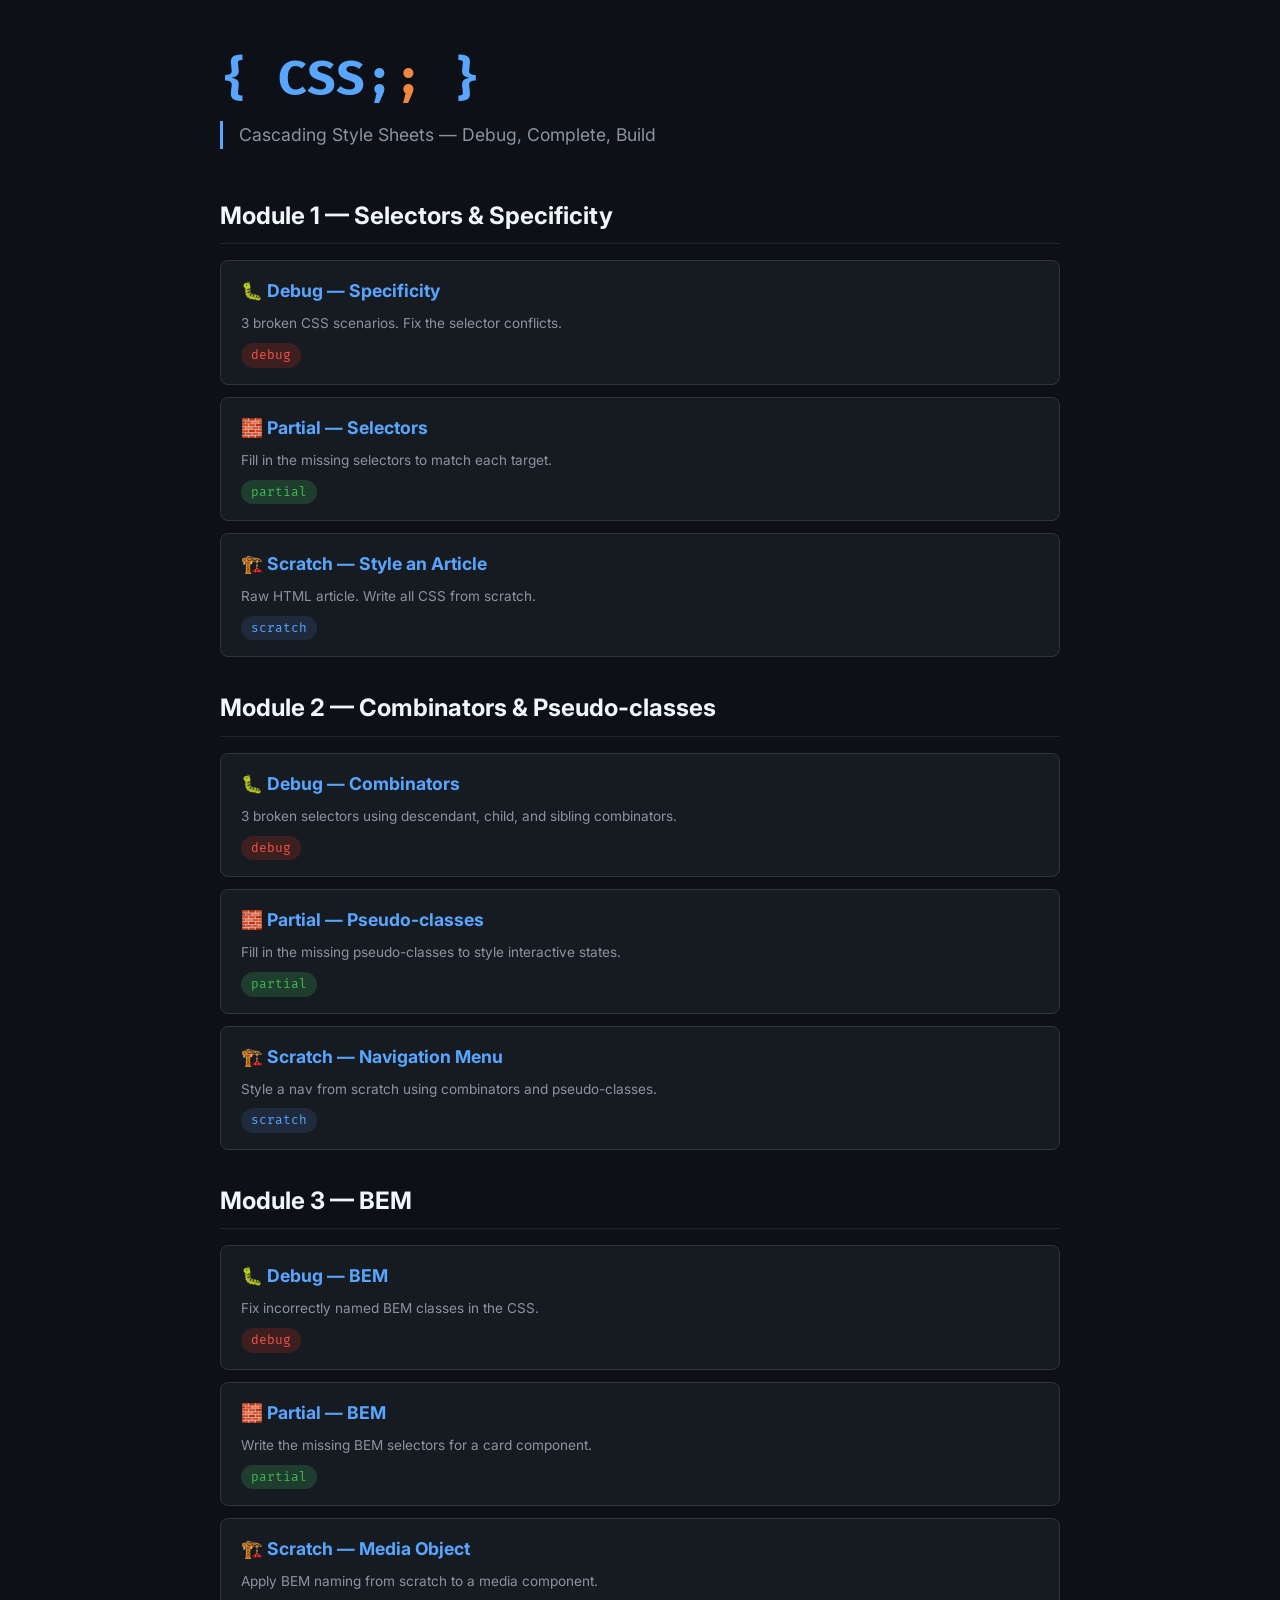
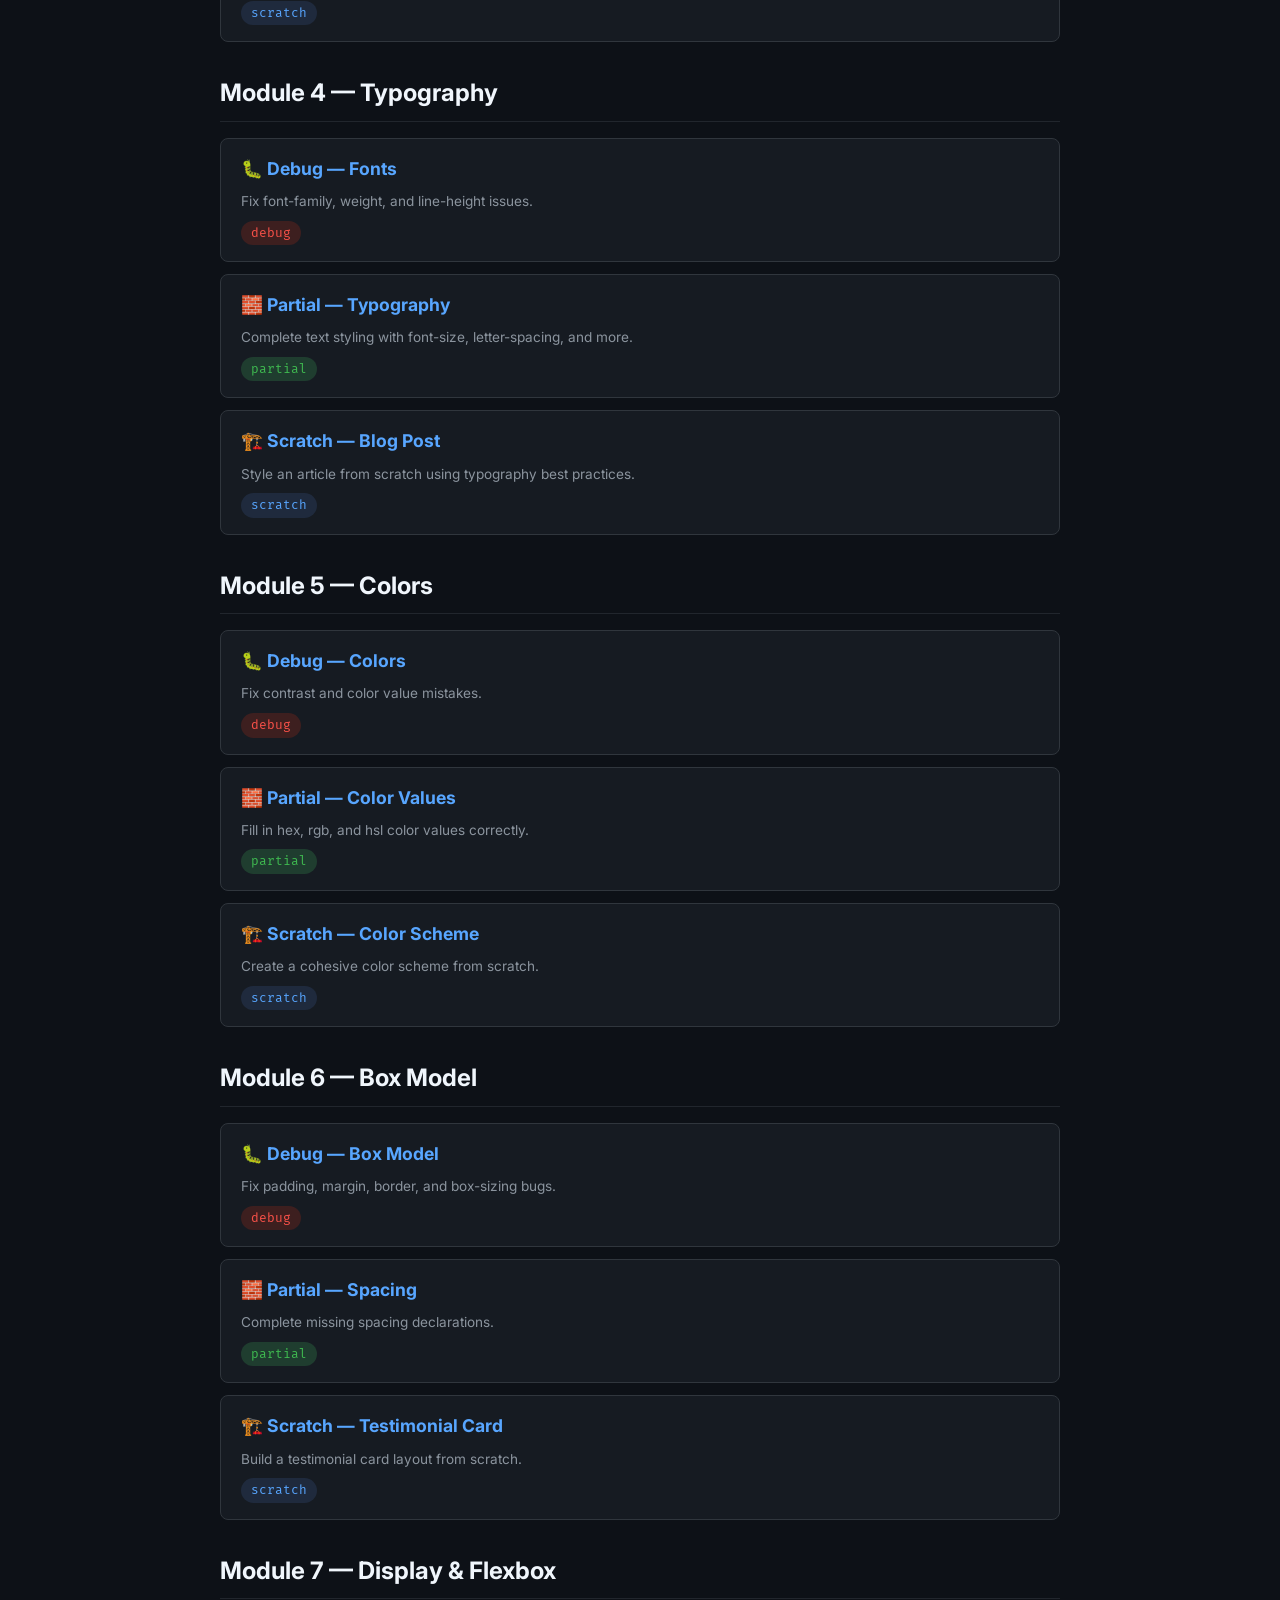
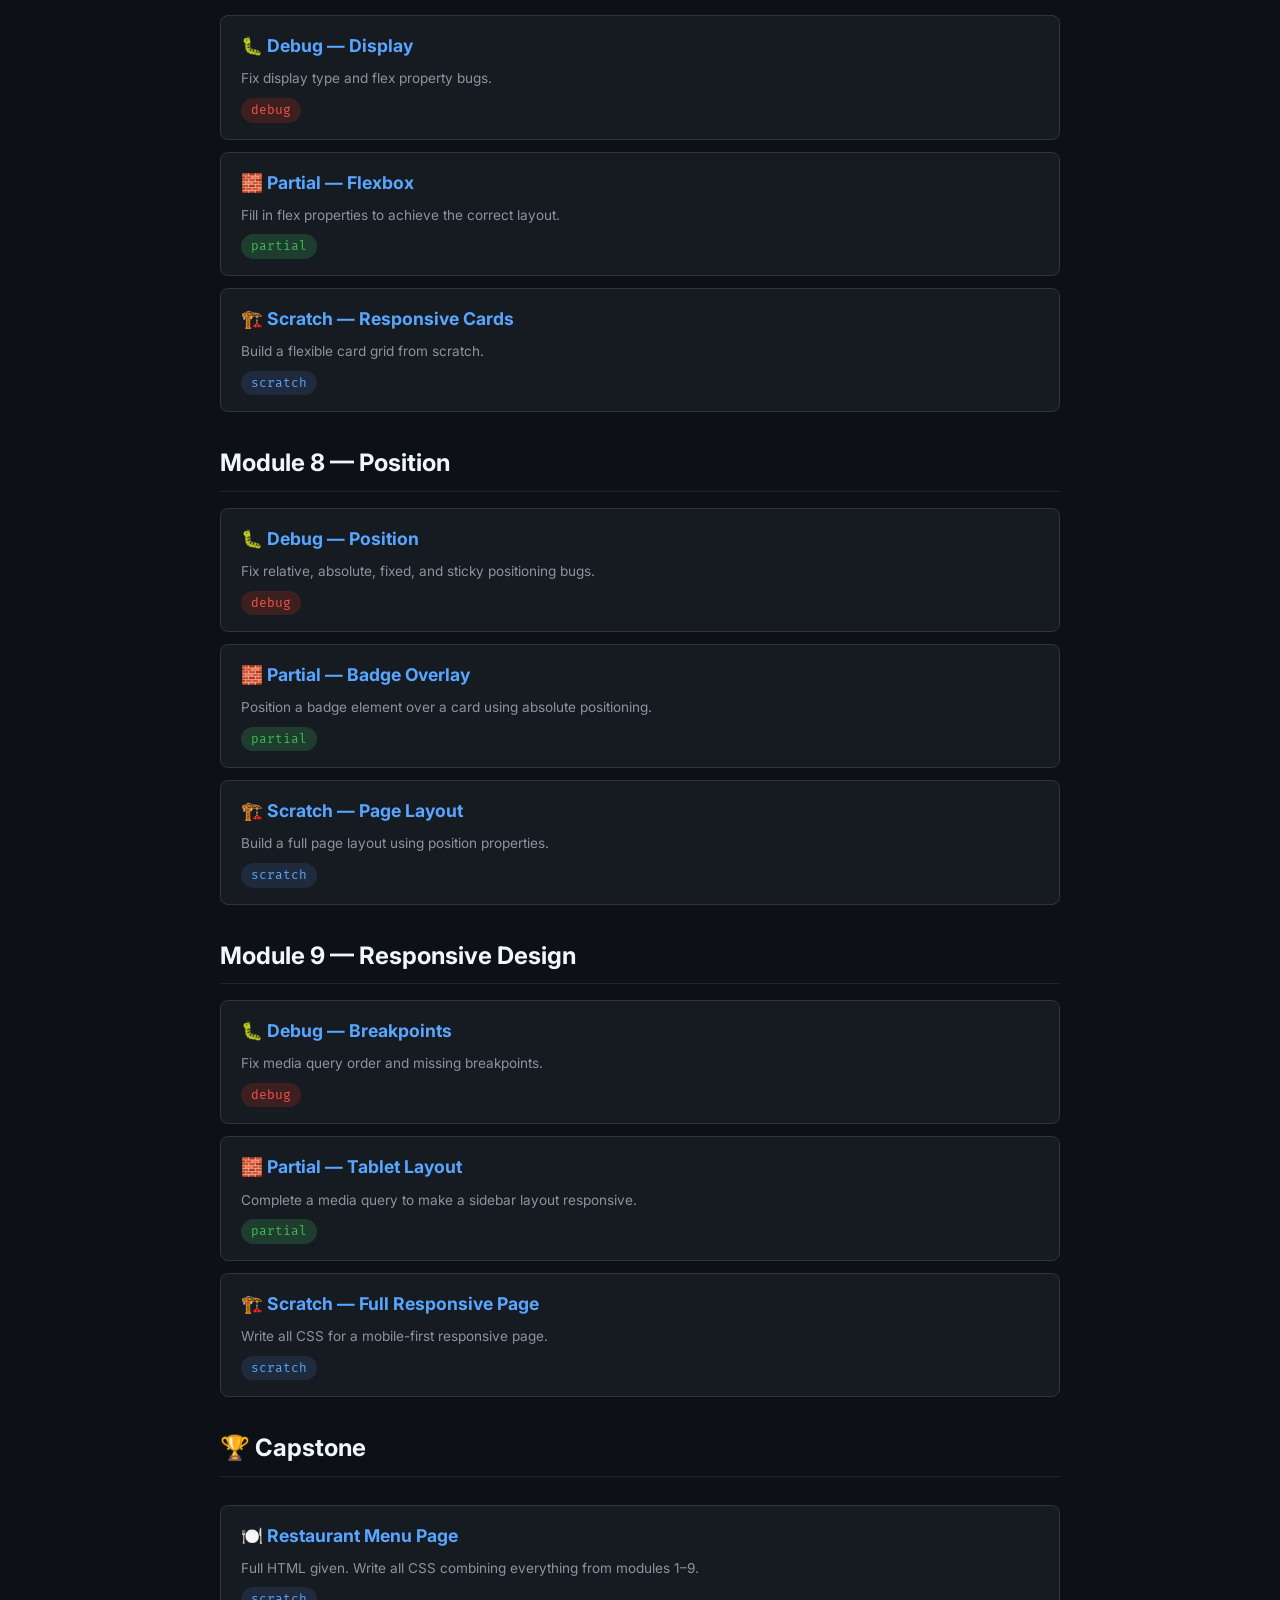
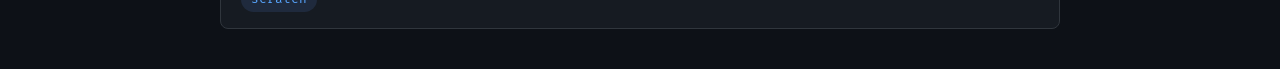
<file: index.html>
<!DOCTYPE html>
<html lang="en">
<head>
  <meta charset="UTF-8">
  <meta name="viewport" content="width=device-width, initial-scale=1.0">
  <title>{ CSS; } — Course Hub</title>
  <link rel="preconnect" href="https://fonts.googleapis.com">
  <link href="https://fonts.googleapis.com/css2?family=Fira+Mono:wght@500;700&family=Inter:wght@400;600;700&display=swap" rel="stylesheet">
  <style>
    * { margin: 0; padding: 0; box-sizing: border-box; }
    body { font-family: 'Inter', sans-serif; background: #0d1117; color: #e6edf3; line-height: 1.6; padding: 40px 24px; }
    .container { max-width: 840px; margin: 0 auto; }
    h1 { font-family: 'Fira Mono', monospace; font-size: 3rem; color: #58a6ff; margin-bottom: 4px; }
    h1 span { color: #f0883e; }
    .subtitle { color: #8b949e; font-size: 1.1rem; margin-bottom: 48px; border-left: 3px solid #58a6ff; padding-left: 16px; }
    h2 { font-size: 1.5rem; color: #f0f6fc; margin: 32px 0 16px; padding-bottom: 8px; border-bottom: 1px solid #21262d; }
    .module-grid { display: flex; flex-direction: column; gap: 12px; }
    .module { background: #161b22; border: 1px solid #30363d; border-radius: 8px; padding: 16px 20px; transition: border-color 0.2s; }
    .module:hover { border-color: #58a6ff; }
    .module h3 { font-size: 1.1rem; margin-bottom: 8px; }
    .module h3 a { color: #58a6ff; text-decoration: none; }
    .module h3 a:hover { text-decoration: underline; }
    .module .meta { font-size: 0.85rem; color: #8b949e; }
    .ex-list { display: flex; gap: 8px; flex-wrap: wrap; margin-top: 8px; }
    .ex-tag { font-family: 'Fira Mono', monospace; font-size: 0.8rem; padding: 2px 10px; border-radius: 20px; background: #21262d; color: #8b949e; }
    .ex-tag.debug { background: #3d1f1f; color: #f85149; }
    .ex-tag.partial { background: #1f3d2f; color: #3fb950; }
    .ex-tag.scratch { background: #1f2a3d; color: #58a6ff; }
    .capstone { margin-top: 12px; }
  </style>
</head>
<body>
  <div class="container">
    <h1>{ CSS;<span>;</span> }</h1>
    <div class="subtitle">Cascading Style Sheets — Debug, Complete, Build</div>

    <h2>Module 1 — Selectors &amp; Specificity</h2>
    <div class="module-grid">
      <div class="module">
        <h3><a href="exercises/module-01-selectors/exercise-specificity.html">🐛 Debug — Specificity</a></h3>
        <div class="meta">3 broken CSS scenarios. Fix the selector conflicts.</div>
        <div class="ex-list"><span class="ex-tag debug">debug</span></div>
      </div>
      <div class="module">
        <h3><a href="exercises/module-01-selectors/partial-selectors.html">🧱 Partial — Selectors</a></h3>
        <div class="meta">Fill in the missing selectors to match each target.</div>
        <div class="ex-list"><span class="ex-tag partial">partial</span></div>
      </div>
      <div class="module">
        <h3><a href="exercises/module-01-selectors/scratch-style-article.html">🏗️ Scratch — Style an Article</a></h3>
        <div class="meta">Raw HTML article. Write all CSS from scratch.</div>
        <div class="ex-list"><span class="ex-tag scratch">scratch</span></div>
      </div>
    </div>

    <h2>Module 2 — Combinators &amp; Pseudo-classes</h2>
    <div class="module-grid">
      <div class="module">
        <h3><a href="exercises/module-02-combinators/exercise-combinators.html">🐛 Debug — Combinators</a></h3>
        <div class="meta">3 broken selectors using descendant, child, and sibling combinators.</div>
        <div class="ex-list"><span class="ex-tag debug">debug</span></div>
      </div>
      <div class="module">
        <h3><a href="exercises/module-02-combinators/partial-pseudo.html">🧱 Partial — Pseudo-classes</a></h3>
        <div class="meta">Fill in the missing pseudo-classes to style interactive states.</div>
        <div class="ex-list"><span class="ex-tag partial">partial</span></div>
      </div>
      <div class="module">
        <h3><a href="exercises/module-02-combinators/scratch-menu.html">🏗️ Scratch — Navigation Menu</a></h3>
        <div class="meta">Style a nav from scratch using combinators and pseudo-classes.</div>
        <div class="ex-list"><span class="ex-tag scratch">scratch</span></div>
      </div>
    </div>

    <h2>Module 3 — BEM</h2>
    <div class="module-grid">
      <div class="module">
        <h3><a href="exercises/module-03-bem/exercise-bem.html">🐛 Debug — BEM</a></h3>
        <div class="meta">Fix incorrectly named BEM classes in the CSS.</div>
        <div class="ex-list"><span class="ex-tag debug">debug</span></div>
      </div>
      <div class="module">
        <h3><a href="exercises/module-03-bem/partial-bem.html">🧱 Partial — BEM</a></h3>
        <div class="meta">Write the missing BEM selectors for a card component.</div>
        <div class="ex-list"><span class="ex-tag partial">partial</span></div>
      </div>
      <div class="module">
        <h3><a href="exercises/module-03-bem/scratch-bem.html">🏗️ Scratch — Media Object</a></h3>
        <div class="meta">Apply BEM naming from scratch to a media component.</div>
        <div class="ex-list"><span class="ex-tag scratch">scratch</span></div>
      </div>
    </div>

    <h2>Module 4 — Typography</h2>
    <div class="module-grid">
      <div class="module">
        <h3><a href="exercises/module-04-typography/exercise-font.html">🐛 Debug — Fonts</a></h3>
        <div class="meta">Fix font-family, weight, and line-height issues.</div>
        <div class="ex-list"><span class="ex-tag debug">debug</span></div>
      </div>
      <div class="module">
        <h3><a href="exercises/module-04-typography/partial-typography.html">🧱 Partial — Typography</a></h3>
        <div class="meta">Complete text styling with font-size, letter-spacing, and more.</div>
        <div class="ex-list"><span class="ex-tag partial">partial</span></div>
      </div>
      <div class="module">
        <h3><a href="exercises/module-04-typography/scratch-blog-post.html">🏗️ Scratch — Blog Post</a></h3>
        <div class="meta">Style an article from scratch using typography best practices.</div>
        <div class="ex-list"><span class="ex-tag scratch">scratch</span></div>
      </div>
    </div>

    <h2>Module 5 — Colors</h2>
    <div class="module-grid">
      <div class="module">
        <h3><a href="exercises/module-05-colors/exercise-color.html">🐛 Debug — Colors</a></h3>
        <div class="meta">Fix contrast and color value mistakes.</div>
        <div class="ex-list"><span class="ex-tag debug">debug</span></div>
      </div>
      <div class="module">
        <h3><a href="exercises/module-05-colors/partial-color-values.html">🧱 Partial — Color Values</a></h3>
        <div class="meta">Fill in hex, rgb, and hsl color values correctly.</div>
        <div class="ex-list"><span class="ex-tag partial">partial</span></div>
      </div>
      <div class="module">
        <h3><a href="exercises/module-05-colors/scratch-color-scheme.html">🏗️ Scratch — Color Scheme</a></h3>
        <div class="meta">Create a cohesive color scheme from scratch.</div>
        <div class="ex-list"><span class="ex-tag scratch">scratch</span></div>
      </div>
    </div>

    <h2>Module 6 — Box Model</h2>
    <div class="module-grid">
      <div class="module">
        <h3><a href="exercises/module-06-box-model/exercise-box.html">🐛 Debug — Box Model</a></h3>
        <div class="meta">Fix padding, margin, border, and box-sizing bugs.</div>
        <div class="ex-list"><span class="ex-tag debug">debug</span></div>
      </div>
      <div class="module">
        <h3><a href="exercises/module-06-box-model/partial-spacing.html">🧱 Partial — Spacing</a></h3>
        <div class="meta">Complete missing spacing declarations.</div>
        <div class="ex-list"><span class="ex-tag partial">partial</span></div>
      </div>
      <div class="module">
        <h3><a href="exercises/module-06-box-model/scratch-testimonial.html">🏗️ Scratch — Testimonial Card</a></h3>
        <div class="meta">Build a testimonial card layout from scratch.</div>
        <div class="ex-list"><span class="ex-tag scratch">scratch</span></div>
      </div>
    </div>

    <h2>Module 7 — Display &amp; Flexbox</h2>
    <div class="module-grid">
      <div class="module">
        <h3><a href="exercises/module-07-display-flexbox/exercise-display.html">🐛 Debug — Display</a></h3>
        <div class="meta">Fix display type and flex property bugs.</div>
        <div class="ex-list"><span class="ex-tag debug">debug</span></div>
      </div>
      <div class="module">
        <h3><a href="exercises/module-07-display-flexbox/partial-flexbox.html">🧱 Partial — Flexbox</a></h3>
        <div class="meta">Fill in flex properties to achieve the correct layout.</div>
        <div class="ex-list"><span class="ex-tag partial">partial</span></div>
      </div>
      <div class="module">
        <h3><a href="exercises/module-07-display-flexbox/scratch-responsive-cards.html">🏗️ Scratch — Responsive Cards</a></h3>
        <div class="meta">Build a flexible card grid from scratch.</div>
        <div class="ex-list"><span class="ex-tag scratch">scratch</span></div>
      </div>
    </div>

    <h2>Module 8 — Position</h2>
    <div class="module-grid">
      <div class="module">
        <h3><a href="exercises/module-08-position/exercise-position.html">🐛 Debug — Position</a></h3>
        <div class="meta">Fix relative, absolute, fixed, and sticky positioning bugs.</div>
        <div class="ex-list"><span class="ex-tag debug">debug</span></div>
      </div>
      <div class="module">
        <h3><a href="exercises/module-08-position/partial-badge.html">🧱 Partial — Badge Overlay</a></h3>
        <div class="meta">Position a badge element over a card using absolute positioning.</div>
        <div class="ex-list"><span class="ex-tag partial">partial</span></div>
      </div>
      <div class="module">
        <h3><a href="exercises/module-08-position/scratch-page-layout.html">🏗️ Scratch — Page Layout</a></h3>
        <div class="meta">Build a full page layout using position properties.</div>
        <div class="ex-list"><span class="ex-tag scratch">scratch</span></div>
      </div>
    </div>

    <h2>Module 9 — Responsive Design</h2>
    <div class="module-grid">
      <div class="module">
        <h3><a href="exercises/module-09-responsive/exercise-breakpoints.html">🐛 Debug — Breakpoints</a></h3>
        <div class="meta">Fix media query order and missing breakpoints.</div>
        <div class="ex-list"><span class="ex-tag debug">debug</span></div>
      </div>
      <div class="module">
        <h3><a href="exercises/module-09-responsive/partial-tablet.html">🧱 Partial — Tablet Layout</a></h3>
        <div class="meta">Complete a media query to make a sidebar layout responsive.</div>
        <div class="ex-list"><span class="ex-tag partial">partial</span></div>
      </div>
      <div class="module">
        <h3><a href="exercises/module-09-responsive/scratch-full-responsive.css">🏗️ Scratch — Full Responsive Page</a></h3>
        <div class="meta">Write all CSS for a mobile-first responsive page.</div>
        <div class="ex-list"><span class="ex-tag scratch">scratch</span></div>
      </div>
    </div>

    <h2>🏆 Capstone</h2>
    <div class="module-grid">
      <div class="module capstone">
        <h3><a href="exercises/capstone-restaurant/index.html">🍽️ Restaurant Menu Page</a></h3>
        <div class="meta">Full HTML given. Write all CSS combining everything from modules 1–9.</div>
        <div class="ex-list"><span class="ex-tag scratch">scratch</span></div>
      </div>
    </div>
  </div>
</body>
</html>
</file>
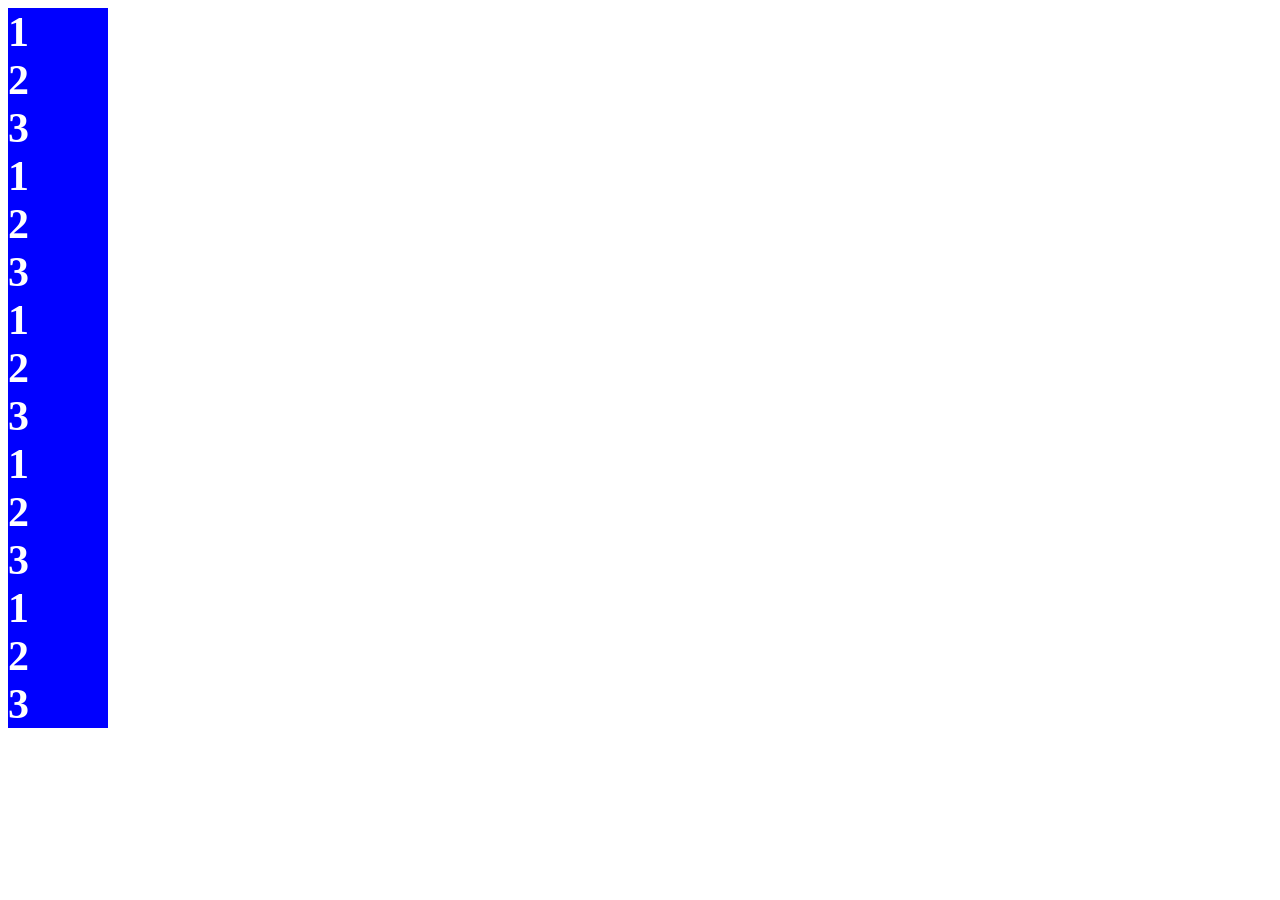
<file: flex/index.html>
<!DOCTYPE html>
<html lang="en">
<head>
    <link rel="stylesheet" href="style.css">
    <meta charset="UTF-8">
    <meta name="viewport" content="width=device-width, initial-scale=1.0">
    <title>Document</title>
</head>
<body>
    <div class="container">
        <div class="box">1</div>
        <div class="box">2</div>
        <div class="box">3</div>
        <div class="box">1</div>
        <div class="box">2</div>
        <div class="box">3</div>
        <div class="box">1</div>
        <div class="box">2</div>
        <div class="box">3</div>
        <div class="box">1</div>
        <div class="box">2</div>
        <div class="box">3</div>
        <div class="box">1</div>
        <div class="box">2</div>
        <div class="box">3</div>
    </div>
</body>
</html>
</file>
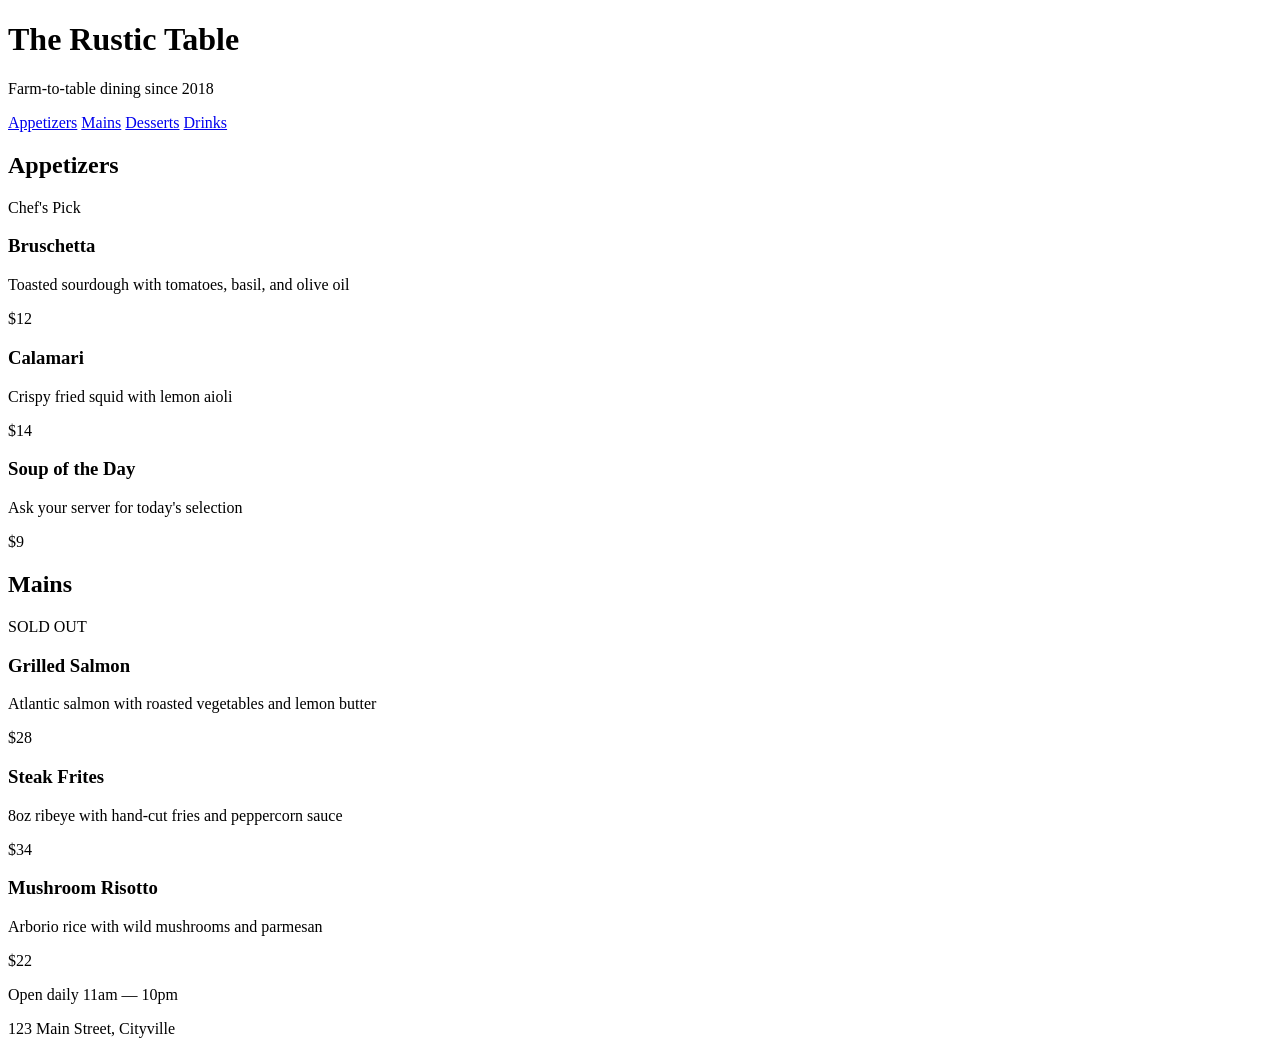
<file: exercises/capstone-restaurant/index.html>
<!DOCTYPE html>
<html lang="en">
<head>
  <meta charset="UTF-8">
  <meta name="viewport" content="width=device-width, initial-scale=1.0">
  <title>🍽️ Restaurant Menu</title>
  <link rel="stylesheet" href="style.css">
</head>
<body>

  <header class="header">
    <h1 class="header__title">The Rustic Table</h1>
    <p class="header__subtitle">Farm-to-table dining since 2018</p>
  </header>

  <nav class="nav">
    <a href="#" class="nav__link">Appetizers</a>
    <a href="#" class="nav__link">Mains</a>
    <a href="#" class="nav__link">Desserts</a>
    <a href="#" class="nav__link">Drinks</a>
  </nav>

  <main class="menu">
    <section class="menu__section">
      <h2 class="menu__heading">Appetizers</h2>
      <div class="menu__grid">
        <div class="menu-item">
          <span class="menu-item__badge">Chef's Pick</span>
          <h3 class="menu-item__name">Bruschetta</h3>
          <p class="menu-item__desc">Toasted sourdough with tomatoes, basil, and olive oil</p>
          <span class="menu-item__price">$12</span>
        </div>
        <div class="menu-item">
          <h3 class="menu-item__name">Calamari</h3>
          <p class="menu-item__desc">Crispy fried squid with lemon aioli</p>
          <span class="menu-item__price">$14</span>
        </div>
        <div class="menu-item">
          <h3 class="menu-item__name">Soup of the Day</h3>
          <p class="menu-item__desc">Ask your server for today's selection</p>
          <span class="menu-item__price">$9</span>
        </div>
      </div>
    </section>

    <section class="menu__section">
      <h2 class="menu__heading">Mains</h2>
      <div class="menu__grid">
        <div class="menu-item">
          <span class="menu-item__badge menu-item__badge--sold">SOLD OUT</span>
          <h3 class="menu-item__name">Grilled Salmon</h3>
          <p class="menu-item__desc">Atlantic salmon with roasted vegetables and lemon butter</p>
          <span class="menu-item__price">$28</span>
        </div>
        <div class="menu-item">
          <h3 class="menu-item__name">Steak Frites</h3>
          <p class="menu-item__desc">8oz ribeye with hand-cut fries and peppercorn sauce</p>
          <span class="menu-item__price">$34</span>
        </div>
        <div class="menu-item">
          <h3 class="menu-item__name">Mushroom Risotto</h3>
          <p class="menu-item__desc">Arborio rice with wild mushrooms and parmesan</p>
          <span class="menu-item__price">$22</span>
        </div>
      </div>
    </section>
  </main>

  <footer class="footer">
    <p class="footer__text">Open daily 11am — 10pm</p>
    <p class="footer__text">123 Main Street, Cityville</p>
  </footer>

</body>
</html>
</file>
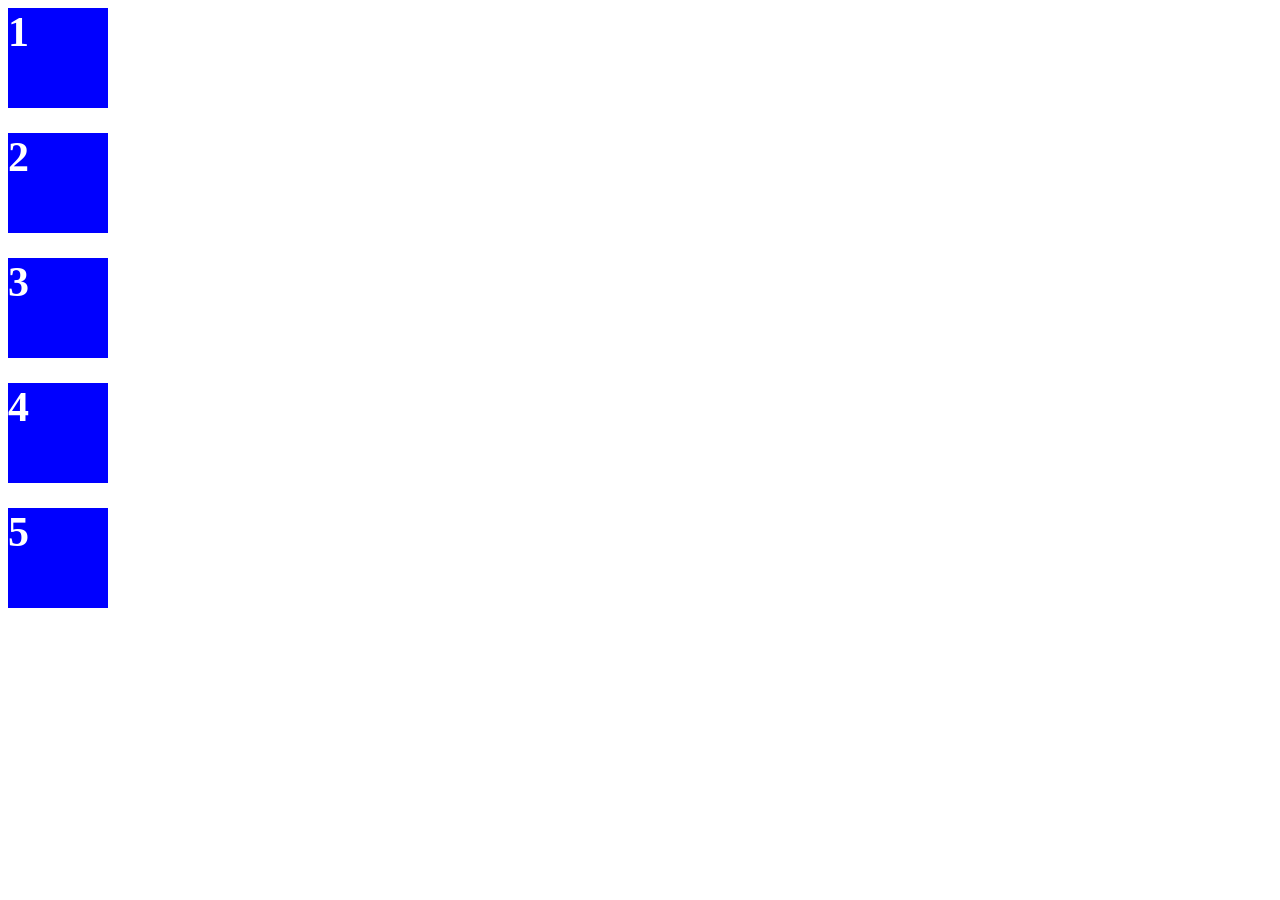
<file: flex/style.html>
<!DOCTYPE html>
<html lang="en">
<head>
  <meta charset="UTF-8">
  <meta name="viewport" content="width=device-width, initial-scale=1.0">
  <title>Document</title>
  <link rel="stylesheet" href="style.css">
</head>
<body>
  <div class="container">
    <div class="box">1</div>
    <div class="box">2</div>
    <div class="box">3</div>
    <div class="box">4</div>
    <div class="box">5</div>
  </div>
</body>
</html>
</file>
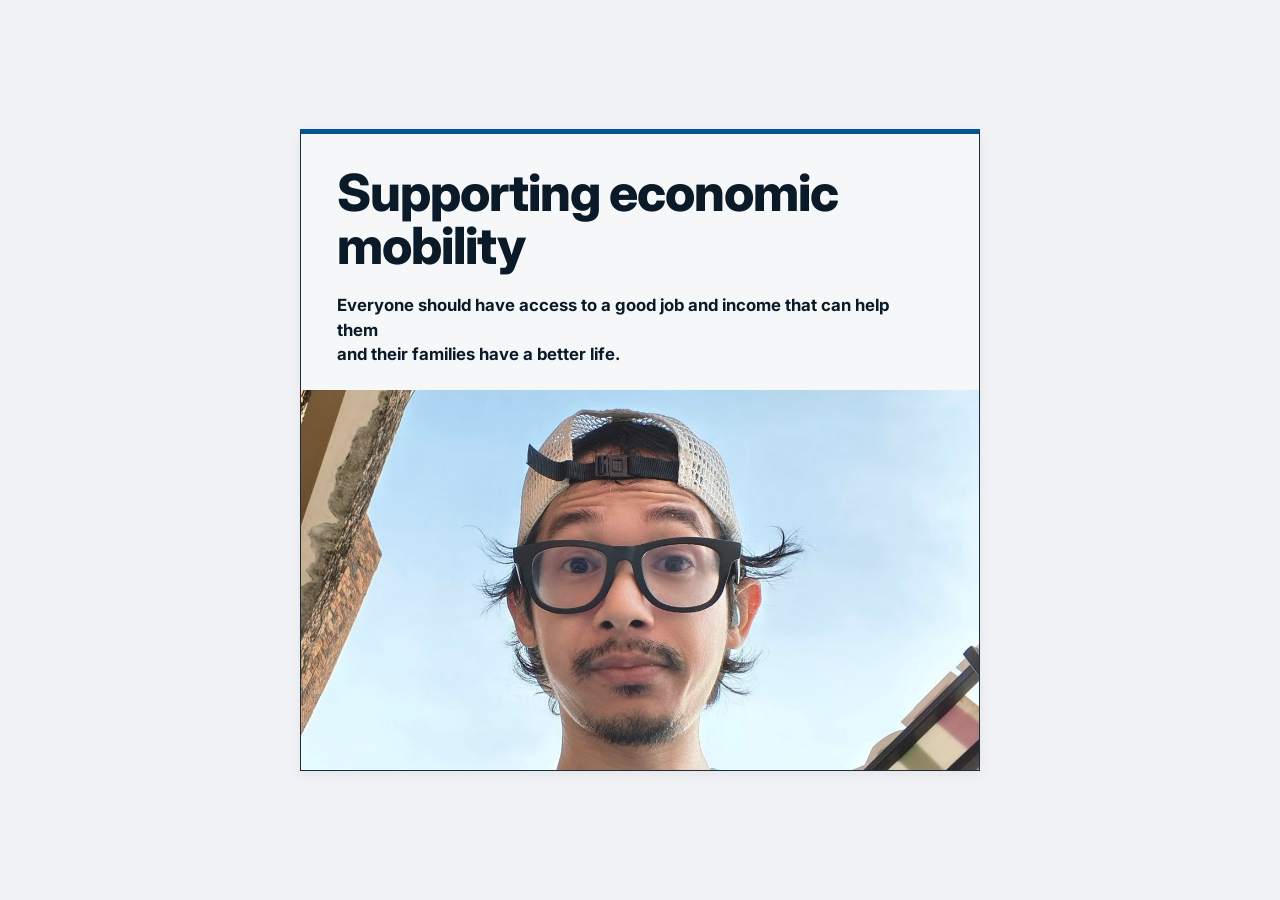
<file: homework/index1.html>
<!DOCTYPE html>
<html lang="th">
<head>
  <meta charset="UTF-8">
  <meta name="viewport" content="width=device-width, initial-scale=1.0">
  <title>Supporting Economic Mobility</title>
  <!-- ดึงฟอนต์ Inter จาก Google Fonts -->
  <link rel="preconnect" href="https://fonts.googleapis.com">
  <link rel="preconnect" href="https://fonts.gstatic.com" crossorigin>
  <link href="https://fonts.googleapis.com/css2?family=Inter:wght@400;600;700;800;900&display=swap" rel="stylesheet">
  <link rel="stylesheet" href="style1.css">
</head>
<body>
  <main class="container">
    <!-- กล่องการ์ดหลัก -->
    <div class="card">
      <!-- ส่วนหัวของการ์ด ประกอบด้วยหัวข้อและรายละเอียด -->
      <div class="card-header">
        <h1 class="card-title">Supporting economic<br>mobility</h1>
        <p class="card-description">
          Everyone should have access to a good job and income that can help them<br>and their families have a better life.
        </p>
      </div>
      <!-- ส่วนกล่องครอบรูปภาพด้านล่างการ์ด -->
      <div class="card-image-wrapper">
        <img src="profile.jpg" alt="Supporting economic mobility - รูปภาพประกอบ" class="card-image">
      </div>
    </div>
  </main>
</body>
</html>
</file>
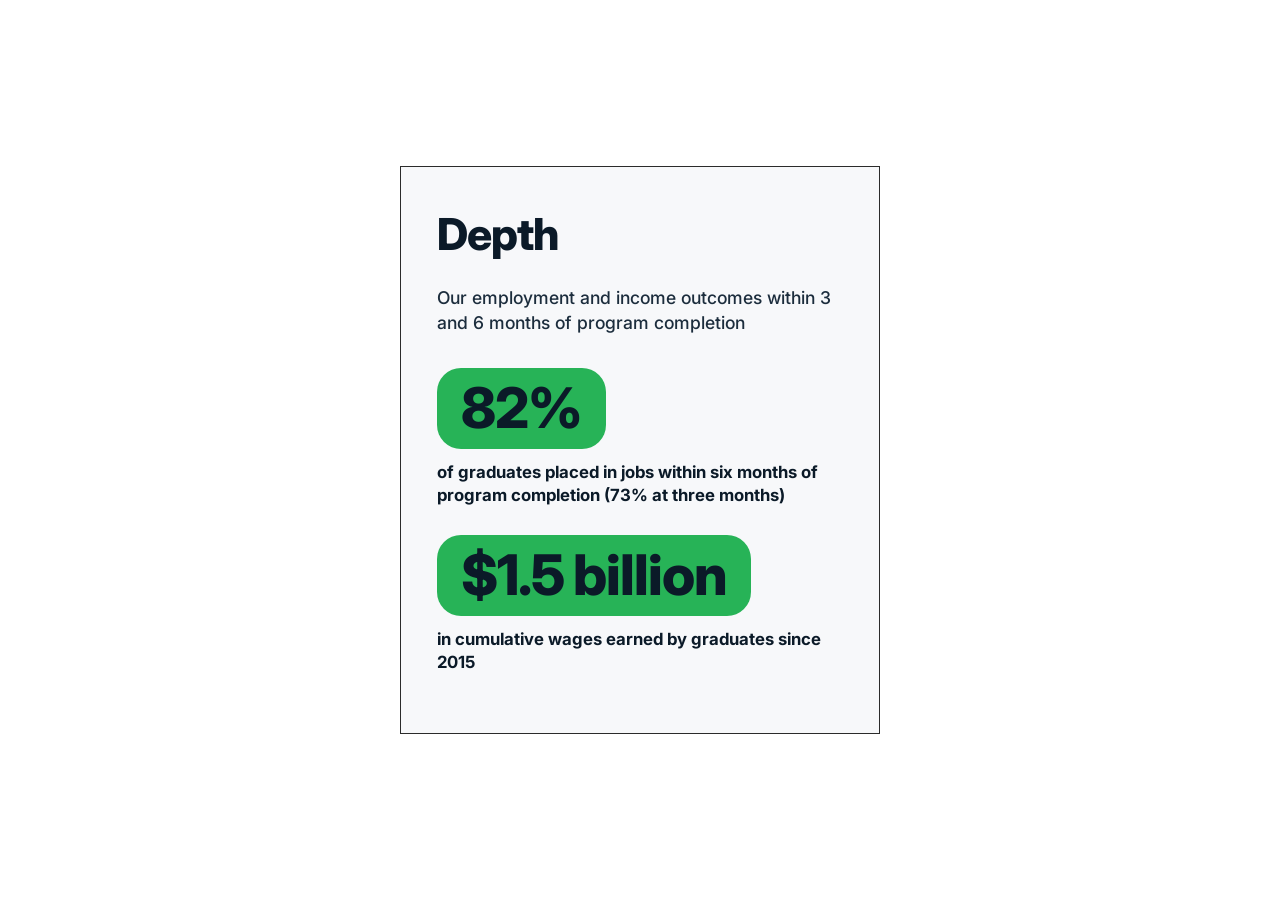
<file: homework/index2.html>
<!DOCTYPE html>
<html lang="th">
<head>
  <meta charset="UTF-8">
  <meta name="viewport" content="width=device-width, initial-scale=1.0">
  <title>Depth - Outcomes</title>
  <!-- ดึงฟอนต์ Inter จาก Google Fonts -->
  <link rel="preconnect" href="https://fonts.googleapis.com">
  <link rel="preconnect" href="https://fonts.gstatic.com" crossorigin>
  <link href="https://fonts.googleapis.com/css2?family=Inter:wght@400;500;600;700;800;900&display=swap" rel="stylesheet">
  <!-- เชื่อมโยงไฟล์สไตล์ CSS -->
  <link rel="stylesheet" href="style2.css">
</head>
<body>
  <main class="container">
    <!-- การ์ดแสดงผลสถิติหลัก -->
    <div class="card">
      <h1 class="card-title">Depth</h1>
      <p class="card-subtitle">
        Our employment and income outcomes within 3 and 6 months of program completion
      </p>

      <!-- กลุ่มสถิติชุดที่ 1 -->
      <div class="stat-group">
        <div class="stat-pill">
          <span class="stat-number">82%</span>
        </div>
        <p class="stat-label">
          of graduates placed in jobs within six months of program completion (73% at three months)
        </p>
      </div>

      <!-- กลุ่มสถิติชุดที่ 2 -->
      <div class="stat-group">
        <div class="stat-pill">
          <span class="stat-number">$1.5 billion</span>
        </div>
        <p class="stat-label">
          in cumulative wages earned by graduates since 2015
        </p>
      </div>
    </div>
  </main>
</body>
</html>
</file>
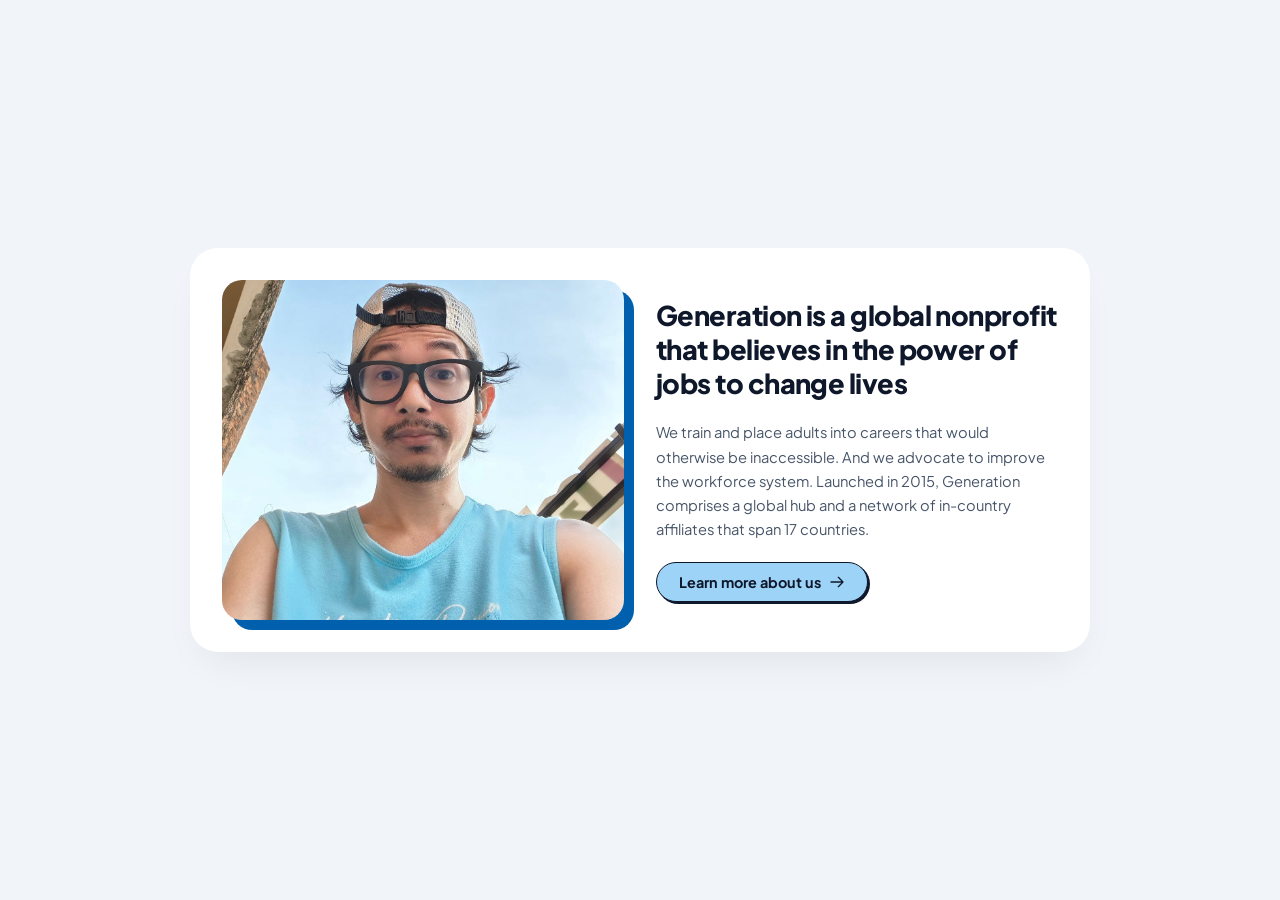
<file: homework/index3.html>
<!DOCTYPE html>
<html lang="th">
<head>
  <meta charset="UTF-8">
  <meta name="viewport" content="width=device-width, initial-scale=1.0">
  <title>Generation Non-Profit Card</title>
  <link rel="stylesheet" href="style3.css">
</head>
<body>


  <div class="card-container">

    <div class="image-box">
      <div class="accent-bg"></div>
      <img 
        src="profile.jpg" 
        alt="รูปภาพชายหนุ่ม" 
        class="card-img"
      >
    </div>

    <div class="content-box">
      <h1 class="card-title">
        Generation is a global nonprofit that believes in the power of jobs to change lives
      </h1>
      <p class="card-description">
        We train and place adults into careers that would otherwise be inaccessible. And we advocate to improve the workforce system. Launched in 2015, Generation comprises a global hub and a network of in-country affiliates that span 17 countries.
      </p>

      <div class="button-wrapper">
        <button class="learn-btn">
          <span>Learn more about us</span>
          <svg class="arrow-icon" fill="none" stroke="currentColor" viewBox="0 0 24 24">
            <path stroke-linecap="round" stroke-linejoin="round" stroke-width="2" d="M14 5l7 7m0 0l-7 7m7-7H3"/>
          </svg>
        </button>
      </div>

    </div>

  </div>

</body>
</html>
</file>
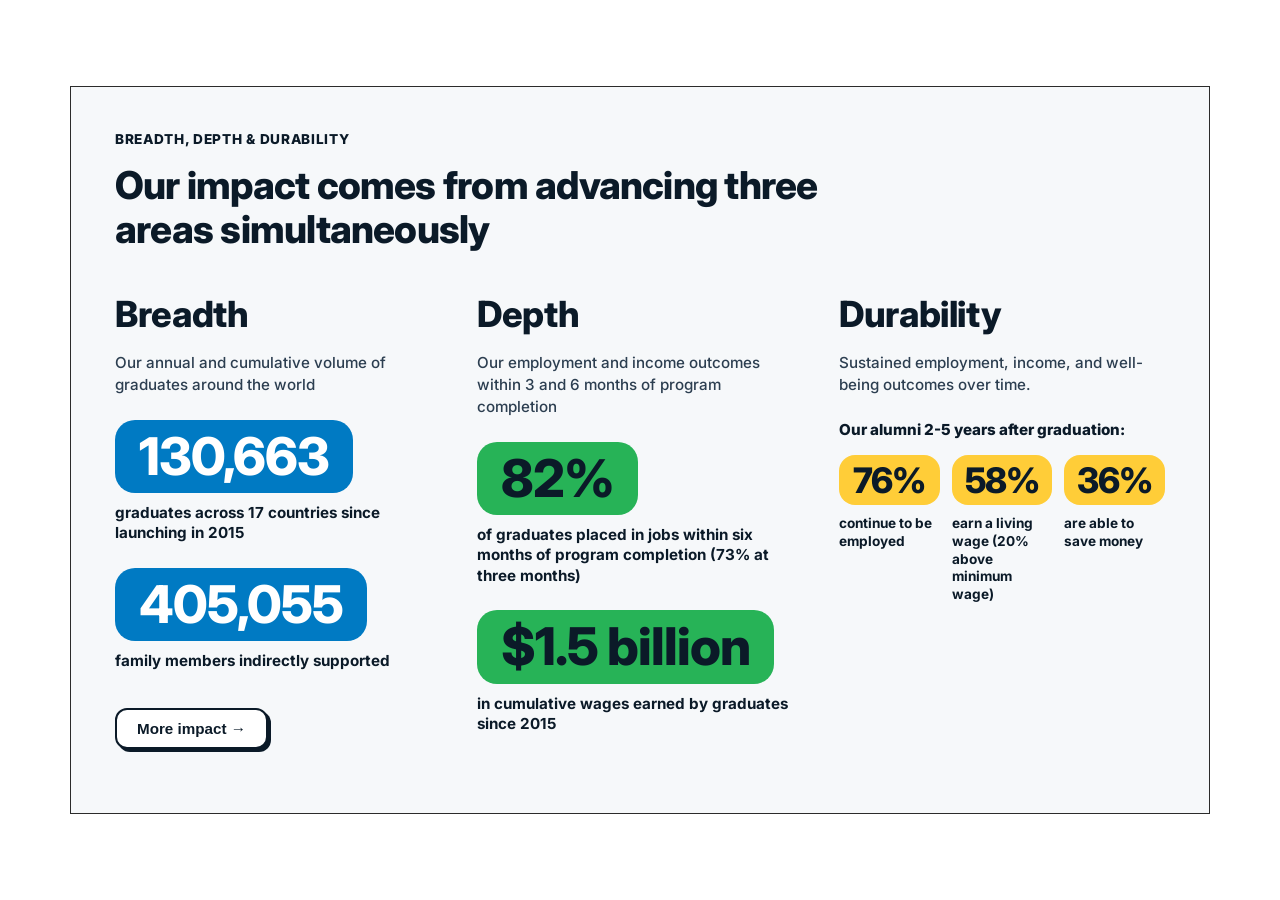
<file: homework/index4.html>
<!DOCTYPE html>
<html lang="th">
<head>
  <meta charset="UTF-8">
  <meta name="viewport" content="width=device-width, initial-scale=1.0">
  <title>Breadth, Depth & Durability - Impact Report</title>
  <!-- ดึงฟอนต์ Inter จาก Google Fonts -->
  <link rel="preconnect" href="https://fonts.googleapis.com">
  <link rel="preconnect" href="https://fonts.gstatic.com" crossorigin>
  <link href="https://fonts.googleapis.com/css2?family=Inter:wght@400;600;700;800;900&display=swap" rel="stylesheet">
  <link rel="stylesheet" href="style4.css">
</head>
<body>
  <main class="container">
    <!-- กล่องหลักแดชบอร์ดผลกระทบ -->
    <div class="impact-card">
      <!-- ส่วนหัวข้อหลัก -->
      <header class="header">
        <span class="overline">BREADTH, DEPTH & DURABILITY</span>
        <h1 class="headline">Our impact comes from advancing three<br>areas simultaneously</h1>
      </header>

      <!-- ตารางกริดแสดงผลกระทบ 3 คอลัมน์ -->
      <div class="impact-grid">
        <!-- คอลัมน์ที่ 1: Breadth (การขยายผล) -->
        <div class="impact-col">
          <h2 class="col-title">Breadth</h2>
          <p class="col-subtitle">Our annual and cumulative volume of graduates around the world</p>

          <div class="stat-block">
            <div class="pill pill-blue">
              <span class="pill-number">130,663</span>
            </div>
            <p class="stat-label">graduates across 17 countries since launching in 2015</p>
          </div>

          <div class="stat-block">
            <div class="pill pill-blue">
              <span class="pill-number">405,055</span>
            </div>
            <p class="stat-label">family members indirectly supported</p>
          </div>

          <button class="impact-btn">More impact &rarr;</button>
        </div>

        <!-- คอลัมน์ที่ 2: Depth (ความลึกซึ้ง) -->
        <div class="impact-col">
          <h2 class="col-title">Depth</h2>
          <p class="col-subtitle">Our employment and income outcomes within 3 and 6 months of program completion</p>

          <div class="stat-block">
            <div class="pill pill-green">
              <span class="pill-number">82%</span>
            </div>
            <p class="stat-label">of graduates placed in jobs within six months of program completion (73% at three months)</p>
          </div>

          <div class="stat-block">
            <div class="pill pill-green">
              <span class="pill-number">$1.5 billion</span>
            </div>
            <p class="stat-label">in cumulative wages earned by graduates since 2015</p>
          </div>
        </div>

        <!-- คอลัมน์ที่ 3: Durability (ความยั่งยืน) -->
        <div class="impact-col">
          <h2 class="col-title">Durability</h2>
          <p class="col-subtitle">Sustained employment, income, and well-being outcomes over time.</p>
          <p class="alumni-label">Our alumni 2-5 years after graduation:</p>

          <!-- แถบแคปซูล 3 ช่องในแนวนอน -->
          <div class="durability-row">
            <div class="durability-item">
              <div class="pill pill-yellow">
                <span class="pill-number">76%</span>
              </div>
              <p class="durability-label">continue to be employed</p>
            </div>

            <div class="durability-item">
              <div class="pill pill-yellow">
                <span class="pill-number">58%</span>
              </div>
              <p class="durability-label">earn a living wage (20% above minimum wage)</p>
            </div>

            <div class="durability-item">
              <div class="pill pill-yellow">
                <span class="pill-number">36%</span>
              </div>
              <p class="durability-label">are able to save money</p>
            </div>
          </div>
        </div>
      </div>
    </div>
  </main>
</body>
</html>
</file>
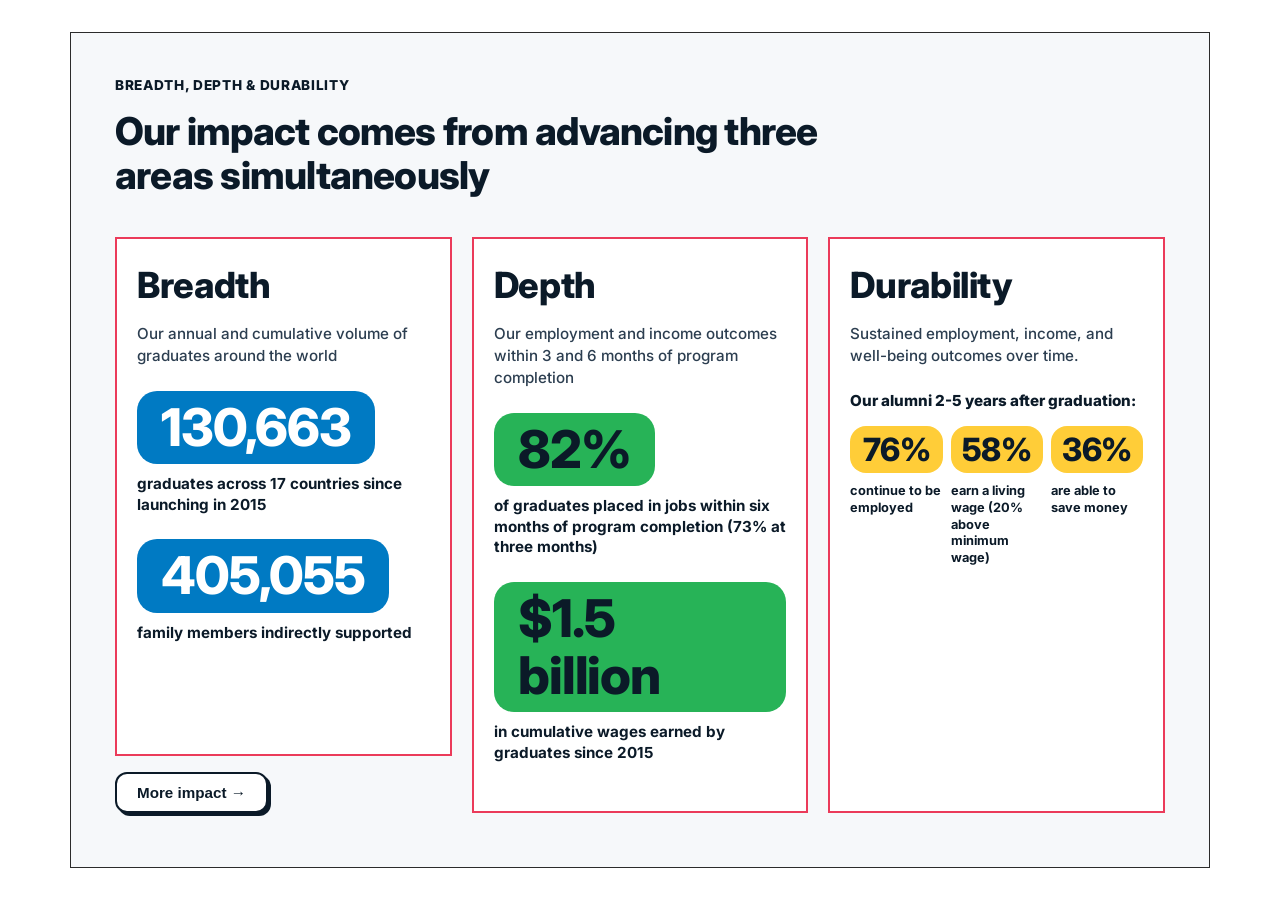
<file: homework/index5.html>
<!DOCTYPE html>
<html lang="th">
<head>
  <meta charset="UTF-8">
  <meta name="viewport" content="width=device-width, initial-scale=1.0">
  <title>Breadth, Depth & Durability - Impact Report (Boxed)</title>
  <!-- ดึงฟอนต์ Inter จาก Google Fonts -->
  <link rel="preconnect" href="https://fonts.googleapis.com">
  <link rel="preconnect" href="https://fonts.gstatic.com" crossorigin>
  <link href="https://fonts.googleapis.com/css2?family=Inter:wght@400;600;700;800;900&display=swap" rel="stylesheet">
  <link rel="stylesheet" href="style5.css">
</head>
<body>
  <main class="container">
    <!-- กล่องหลักแดชบอร์ดผลกระทบ -->
    <div class="impact-card">
      <!-- ส่วนหัวข้อหลัก -->
      <header class="header">
        <span class="overline">BREADTH, DEPTH & DURABILITY</span>
        <h1 class="headline">Our impact comes from advancing three<br>areas simultaneously</h1>
      </header>

      <!-- ระบบกริดเรียง 3 คอลัมน์ -->
      <div class="impact-grid">
        <!-- คอลัมน์ที่ 1: Breadth (การขยายผล) -->
        <div class="col-wrapper">
          <div class="impact-col">
            <h2 class="col-title">Breadth</h2>
            <p class="col-subtitle">Our annual and cumulative volume of graduates around the world</p>

            <div class="stat-block">
              <div class="pill pill-blue">
                <span class="pill-number">130,663</span>
              </div>
              <p class="stat-label">graduates across 17 countries since launching in 2015</p>
            </div>

            <div class="stat-block">
              <div class="pill pill-blue">
                <span class="pill-number">405,055</span>
              </div>
              <p class="stat-label">family members indirectly supported</p>
            </div>
          </div>
          <button class="impact-btn">More impact &rarr;</button>
        </div>

        <!-- คอลัมน์ที่ 2: Depth (ความลึกซึ้ง) -->
        <div class="col-wrapper">
          <div class="impact-col">
            <h2 class="col-title">Depth</h2>
            <p class="col-subtitle">Our employment and income outcomes within 3 and 6 months of program completion</p>

            <div class="stat-block">
              <div class="pill pill-green">
                <span class="pill-number">82%</span>
              </div>
              <p class="stat-label">of graduates placed in jobs within six months of program completion (73% at three months)</p>
            </div>

            <div class="stat-block">
              <div class="pill pill-green">
                <span class="pill-number">$1.5 billion</span>
              </div>
              <p class="stat-label">in cumulative wages earned by graduates since 2015</p>
            </div>
          </div>
        </div>

        <!-- คอลัมน์ที่ 3: Durability (ความยั่งยืน) -->
        <div class="col-wrapper">
          <div class="impact-col">
            <h2 class="col-title">Durability</h2>
            <p class="col-subtitle">Sustained employment, income, and well-being outcomes over time.</p>
            <p class="alumni-label">Our alumni 2-5 years after graduation:</p>

            <!-- แถบแคปซูล 3 ช่องในแนวนอน -->
            <div class="durability-row">
              <div class="durability-item">
                <div class="pill pill-yellow">
                  <span class="pill-number">76%</span>
                </div>
                <p class="durability-label">continue to be employed</p>
              </div>

              <div class="durability-item">
                <div class="pill pill-yellow">
                  <span class="pill-number">58%</span>
                </div>
                <p class="durability-label">earn a living wage (20% above minimum wage)</p>
              </div>

              <div class="durability-item">
                <div class="pill pill-yellow">
                  <span class="pill-number">36%</span>
                </div>
                <p class="durability-label">are able to save money</p>
              </div>
            </div>
          </div>
        </div>
      </div>
    </div>
  </main>
</body>
</html>
</file>
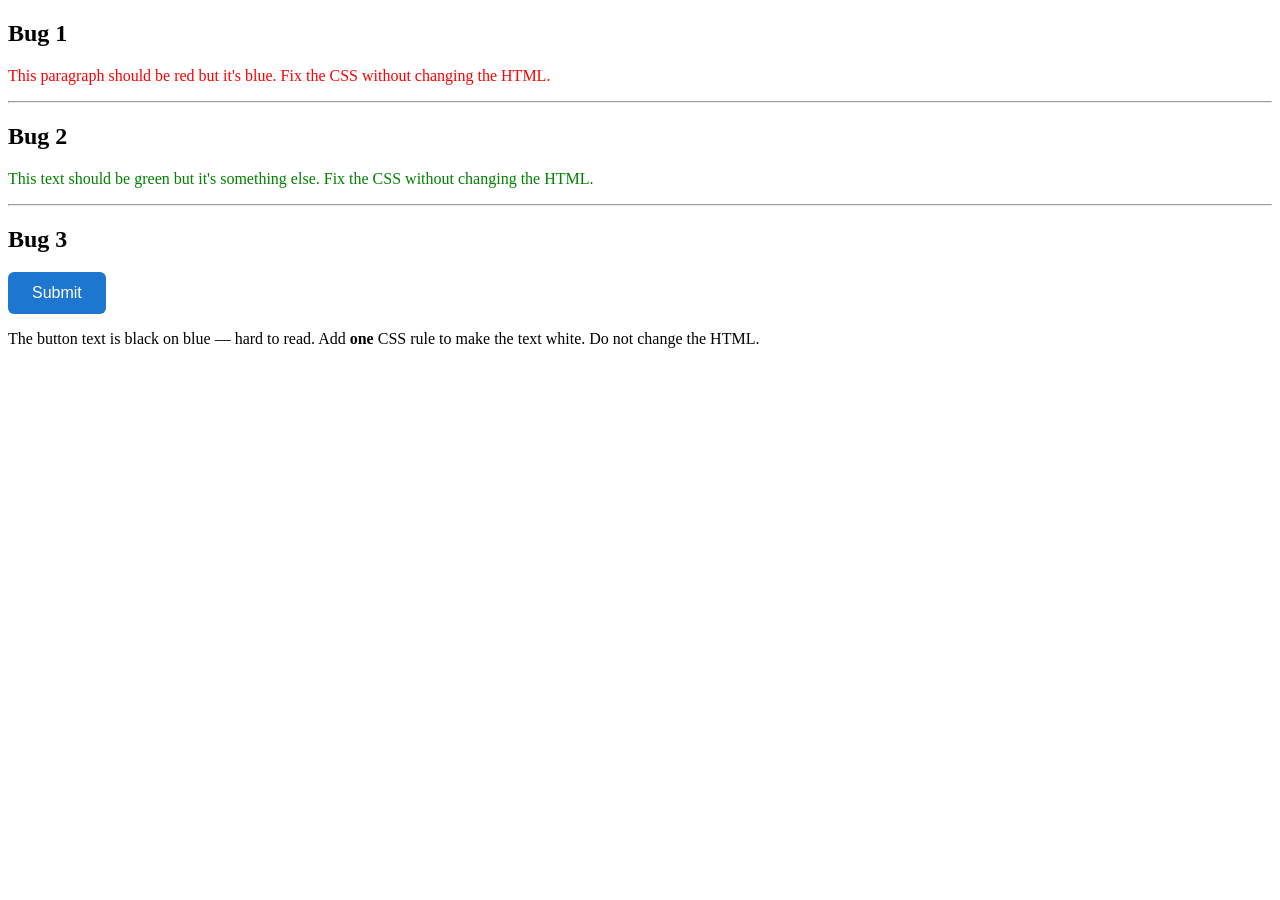
<file: exercises/module-01-selectors/exercise-specificity.html>
<!DOCTYPE html>
<html lang="en">
<head>
  <meta charset="UTF-8">
  <meta name="viewport" content="width=device-width, initial-scale=1.0">
  <title>Debug — Specificity</title>
  <link rel="stylesheet" href="exercise-specificity.css">
</head>
<body>

  <section class="exercise">
    <h2>Bug 1</h2>
    <p class="highlight">This paragraph should be red but it's blue. Fix the CSS without changing the HTML.</p>
  </section>

  <hr>

  <section class="exercise">
    <h2>Bug 2</h2>
    <div class="card">
      <p id="special">This text should be green but it's something else. Fix the CSS without changing the HTML.</p>
    </div>
  </section>

  <hr>

  <section class="exercise">
    <h2>Bug 3</h2>
    <button class="btn">Submit</button>
    <p>The button text is black on blue — hard to read. Add <strong>one</strong> CSS rule to make the text white. Do not change the HTML.</p>
  </section>

</body>
</html>
</file>
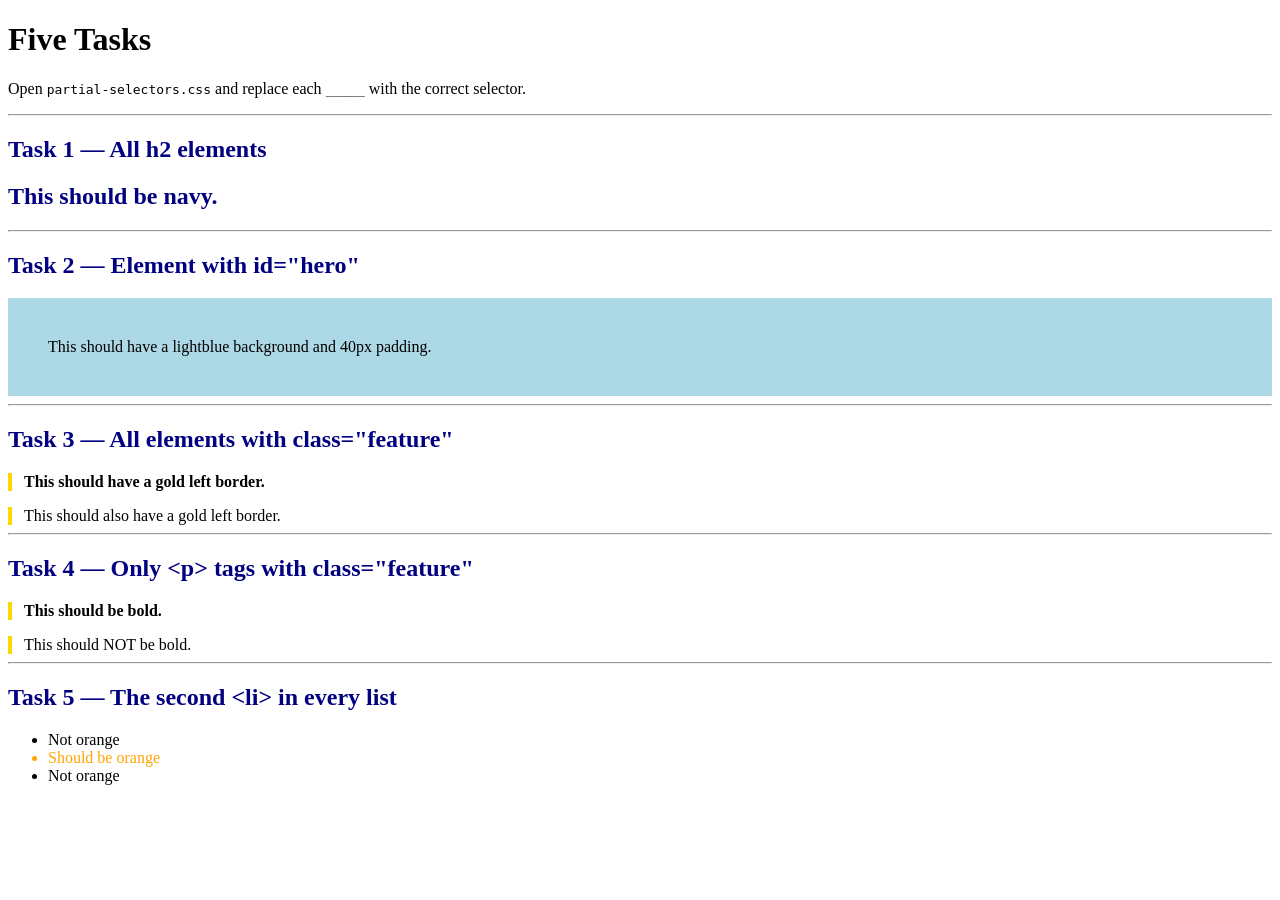
<file: exercises/module-01-selectors/partial-selectors.html>
<!DOCTYPE html>
<html lang="en">
<head>
  <meta charset="UTF-8">
  <meta name="viewport" content="width=device-width, initial-scale=1.0">
  <title>Partial — Selectors</title>
  <link rel="stylesheet" href="partial-selectors.css">
</head>
<body>

  <h1>Five Tasks</h1>
  <p>Open <code>partial-selectors.css</code> and replace each <code>_____</code> with the correct selector.</p>

  <hr>

  <h2>Task 1 — All h2 elements</h2>
  <h2>This should be navy.</h2>

  <hr>

  <h2>Task 2 — Element with id="hero"</h2>
  <div id="hero">This should have a lightblue background and 40px padding.</div>

  <hr>

  <h2>Task 3 — All elements with class="feature"</h2>
  <p class="feature">This should have a gold left border.</p>
  <div class="feature">This should also have a gold left border.</div>

  <hr>

  <h2>Task 4 — Only &lt;p&gt; tags with class="feature"</h2>
  <p class="feature">This should be bold.</p>
  <div class="feature">This should NOT be bold.</div>

  <hr>

  <h2>Task 5 — The second &lt;li&gt; in every list</h2>
  <ul>
    <li>Not orange</li>
    <li>Should be orange</li>
    <li>Not orange</li>
  </ul>

</body>
</html>
</file>
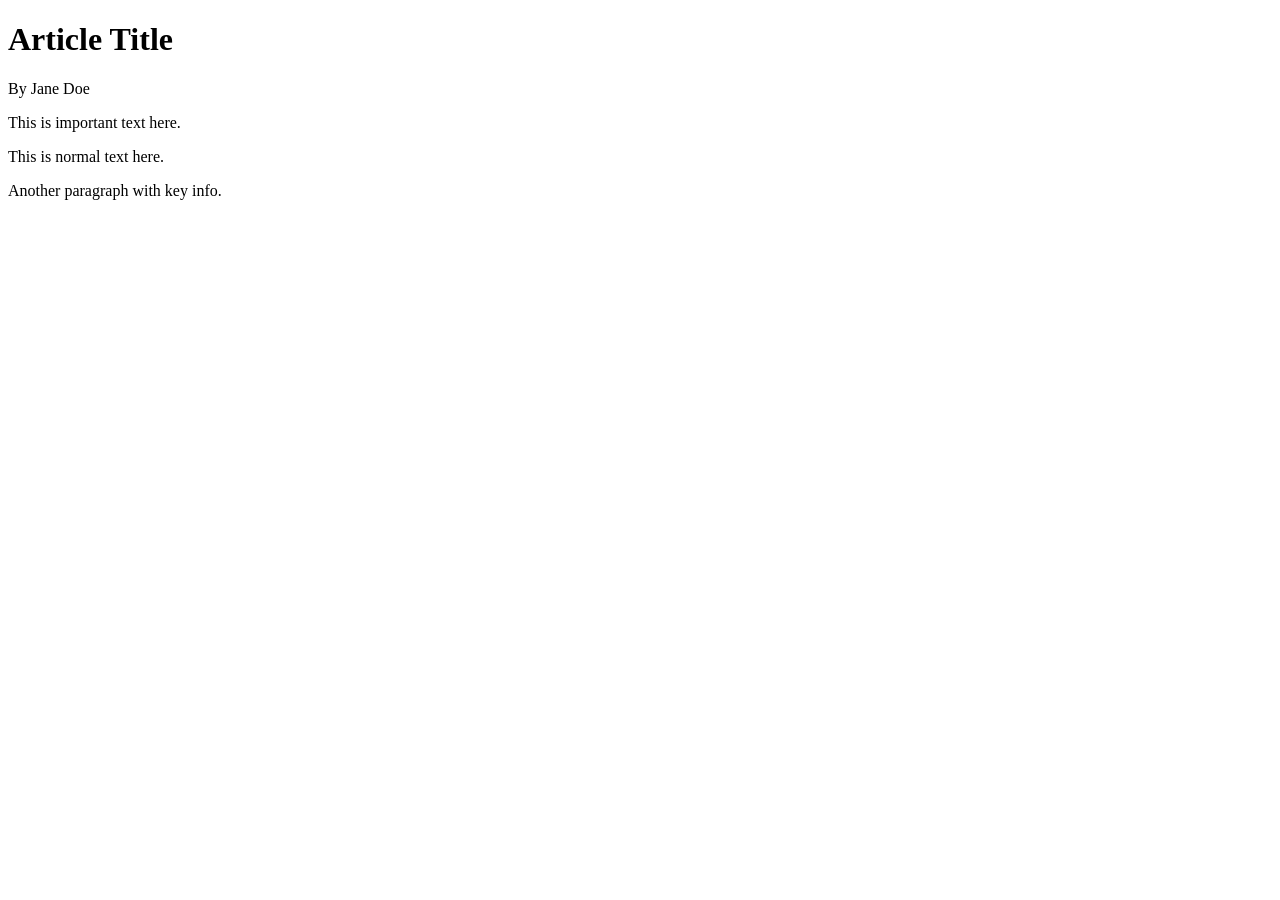
<file: exercises/module-01-selectors/scratch-style-article.html>
<!DOCTYPE html>
<html lang="en">
<head>
  <meta charset="UTF-8">
  <meta name="viewport" content="width=device-width, initial-scale=1.0">
  <title>Scratch — Style an Article</title>
  <link rel="stylesheet" href="scratch-style-article.css">
</head>
<body>
  <h1>Article Title</h1>
  <p id="author">By Jane Doe</p>
  <div class="content">
    <p>This is <span class="highlight">important</span> text here.</p>
    <p>This is <span>normal</span> text here.</p>
    <p>Another paragraph with <span class="highlight">key</span> info.</p>
  </div>
</body>
</html>
</file>
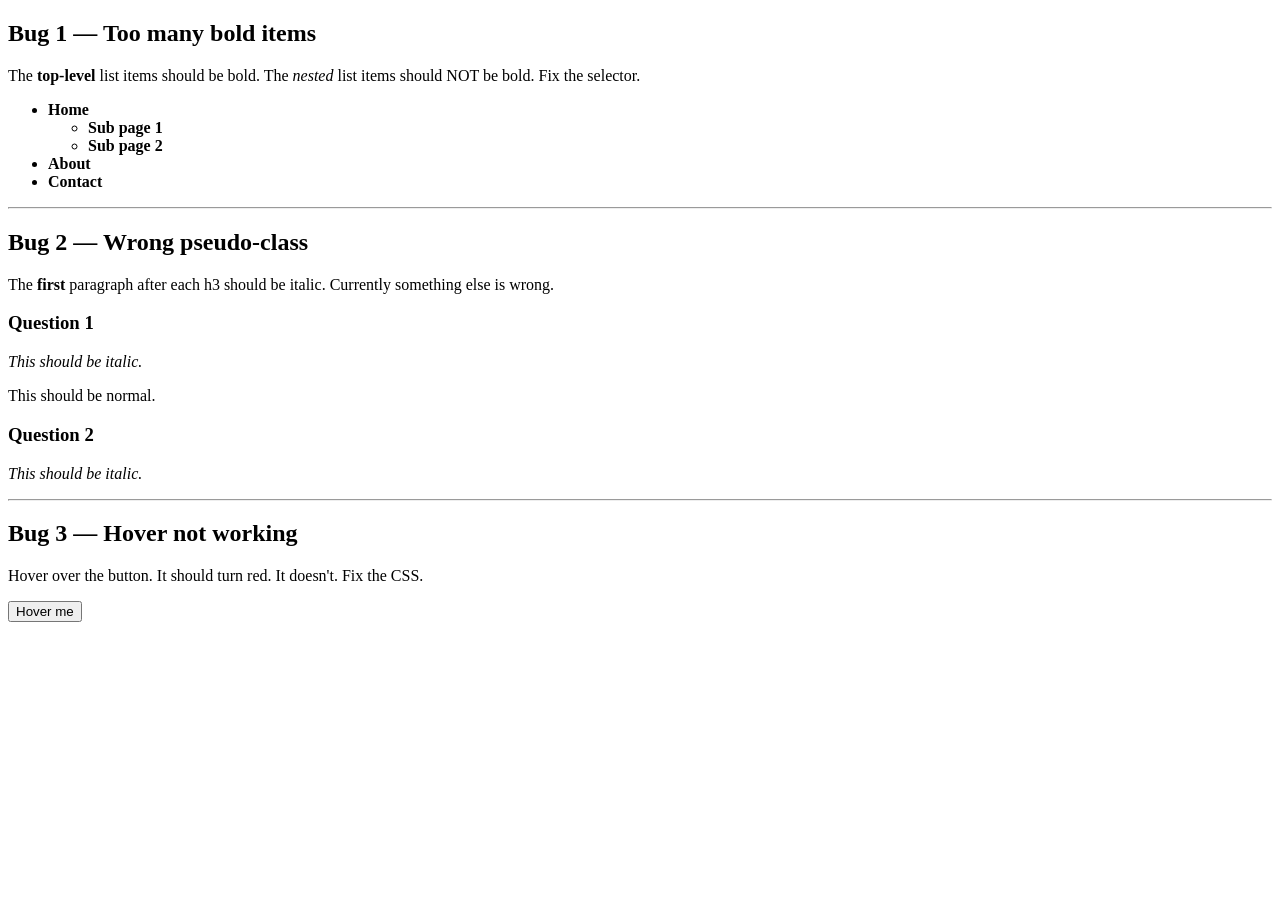
<file: exercises/module-02-combinators/exercise-combinators.html>
<!DOCTYPE html>
<html lang="en">
<head>
  <meta charset="UTF-8">
  <meta name="viewport" content="width=device-width, initial-scale=1.0">
  <title>Debug — Combinators</title>
  <link rel="stylesheet" href="exercise-combinators.css">
</head>
<body>

  <section class="exercise">
    <h2>Bug 1 — Too many bold items</h2>
    <p>The <strong>top-level</strong> list items should be bold. The <em>nested</em> list items should NOT be bold. Fix the selector.</p>
    <ul class="nav">
      <li>Home
        <ul>
          <li>Sub page 1</li>
          <li>Sub page 2</li>
        </ul>
      </li>
      <li>About</li>
      <li>Contact</li>
    </ul>
  </section>

  <hr>

  <section class="exercise">
    <h2>Bug 2 — Wrong pseudo-class</h2>
    <p>The <strong>first</strong> paragraph after each h3 should be italic. Currently something else is wrong.</p>
    <div class="faq">
      <h3>Question 1</h3>
      <p>This should be italic.</p>
      <p>This should be normal.</p>
      <h3>Question 2</h3>
      <p>This should be italic.</p>
    </div>
  </section>

  <hr>

  <section class="exercise">
    <h2>Bug 3 — Hover not working</h2>
    <p>Hover over the button. It should turn red. It doesn't. Fix the CSS.</p>
    <button class="btn-hover">Hover me</button>
  </section>

</body>
</html>
</file>
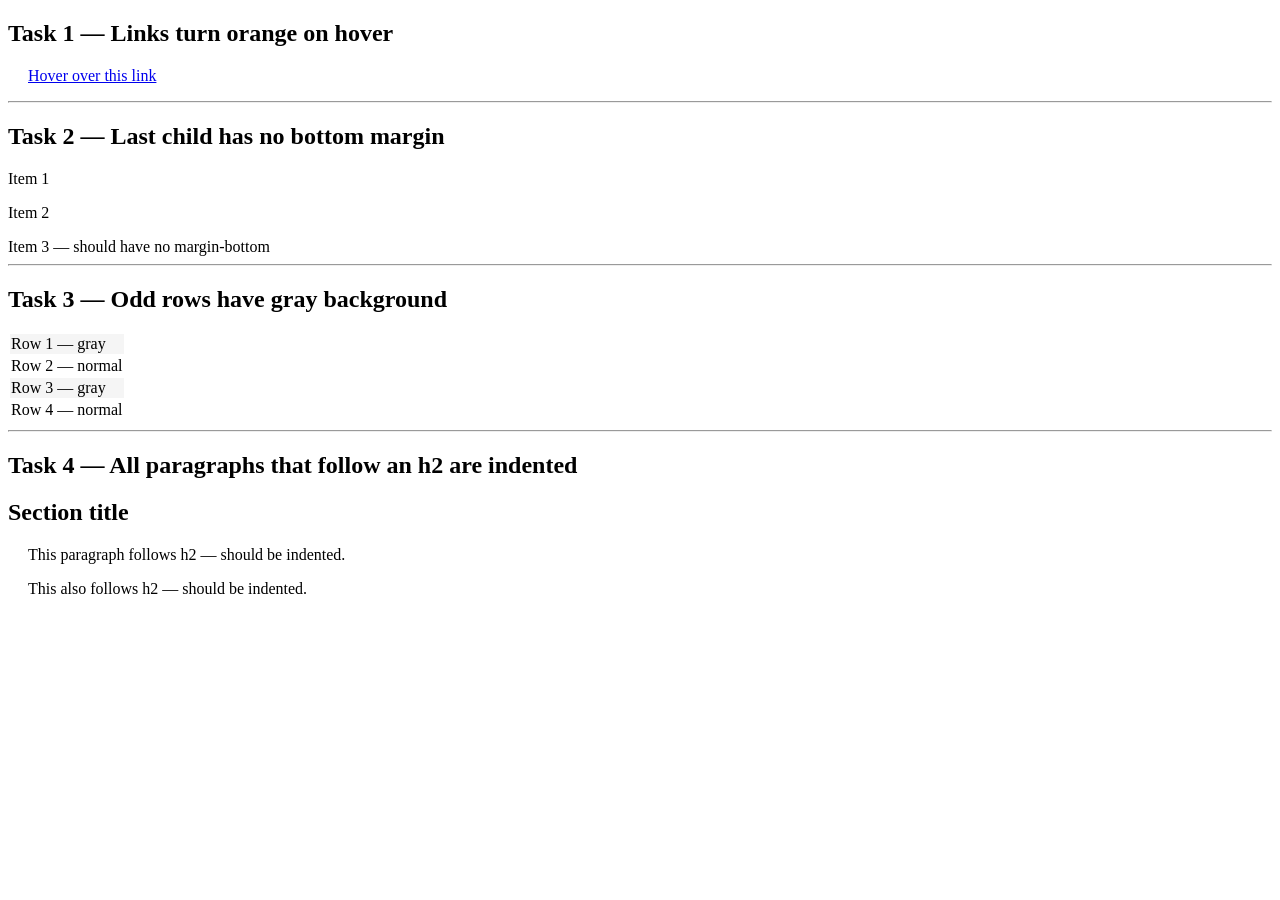
<file: exercises/module-02-combinators/partial-pseudo.html>
<!DOCTYPE html>
<html lang="en">
<head>
  <meta charset="UTF-8">
  <meta name="viewport" content="width=device-width, initial-scale=1.0">
  <title>Partial — Pseudo-classes</title>
  <link rel="stylesheet" href="partial-pseudo.css">
</head>
<body>

  <h2>Task 1 — Links turn orange on hover</h2>
  <p><a href="#">Hover over this link</a></p>

  <hr>

  <h2>Task 2 — Last child has no bottom margin</h2>
  <div class="list">
    <p>Item 1</p>
    <p>Item 2</p>
    <p>Item 3 — should have no margin-bottom</p>
  </div>

  <hr>

  <h2>Task 3 — Odd rows have gray background</h2>
  <table>
    <tr><td>Row 1 — gray</td></tr>
    <tr><td>Row 2 — normal</td></tr>
    <tr><td>Row 3 — gray</td></tr>
    <tr><td>Row 4 — normal</td></tr>
  </table>

  <hr>

  <h2>Task 4 — All paragraphs that follow an h2 are indented</h2>
  <h2>Section title</h2>
  <p>This paragraph follows h2 — should be indented.</p>
  <p>This also follows h2 — should be indented.</p>

</body>
</html>
</file>
<file: flex/style.css>
.container {display: flex;
  flex-direction: column;
  justify-content: space-between;
height: 600px;
}

.box {
  width: 100px;
  height: 100px;
  background-color: blue;
  font-weight: bold;
  color: white;
  font-size: 42px;
}
</file>
<file: exercises/capstone-restaurant/style.css>
/* ============================================
   🏆 CAPSTONE — RESTAURANT MENU
   Write ALL CSS from scratch.
   
   The HTML is complete with BEM naming.
   Your job: style everything.

   REQUIREMENTS:
   1. CSS Reset (* { box-sizing: border-box; margin: 0; padding: 0; })
   2. body — font-family sans-serif, background #faf8f5, color #333
   3. .header — text-align center, padding 60px 20px 40px, background #2d3436, color white
      .header__title — font-size 2.5rem, letter-spacing 1px
      .header__subtitle — font-style italic, color #b2bec3, margin-top 8px
   
   4. .nav — display flex, justify-content center, gap 24px, padding 16px, 
      position sticky, top 0, background white, box-shadow, z-index 10
      .nav__link — text-decoration none, color #555, font-weight 600
      .nav__link:hover — color #e17055
   
   5. .menu — max-width 900px, margin auto, padding 40px 20px
      .menu__heading — font-size 1.8rem, margin-bottom 24px, border-bottom 2px solid #e17055, 
      padding-bottom 8px
      .menu__grid — display flex, flex-wrap wrap, gap 24px, justify-content center
   
   6. .menu-item — flex 1 1 260px, border 1px solid #e0e0e0, border-radius 8px, 
      padding 24px, background white, position relative
      .menu-item:hover — box-shadow 0 4px 16px rgba(0,0,0,0.1), translateY -4px, 
      transition all 0.2s ease
      .menu-item__name — font-size 1.2rem, margin-bottom 8px
      .menu-item__desc — color #777, font-size 0.9rem, line-height 1.5, margin-bottom 12px
      .menu-item__price — font-weight bold, color #e17055, font-size 1.1rem
      .menu-item__badge — position absolute, top 8px, right 8px, background #e17055, 
      color white, padding 4px 10px, font-size 0.75rem, border-radius 4px, font-weight bold
      .menu-item__badge--sold — background #636e72
   
   7. .footer — text-align center, padding 32px, background #2d3436, color white, margin-top 40px
      .footer__text — font-size 0.9rem, color #b2bec3
   
   8. RESPONSIVE:
      At max-width: 600px, make .menu__grid flex-direction column
      At max-width: 600px, reduce .header padding
   ============================================ */
</file>
<file: homework/style1.css>
/* รีเซ็ตค่า Margin, Padding และกำหนด Box Model มาตรฐาน */
* {
  box-sizing: border-box;
  margin: 0;
  padding: 0;
}

/* กำหนดสไตล์หลักของตัวเอกสารและการวางตำแหน่งกลางหน้าจอ */
body {
  font-family: 'Inter', 'Segoe UI', sans-serif;
  background-color: #f0f2f5; /* สีพื้นหลังของหน้าเว็บ */
  color: #0b1a28;            /* สีข้อความหลัก */
  display: flex;
  justify-content: center;   /* จัดการ์ดให้อยู่กลางแนวนอน */
  align-items: center;       /* จัดการ์ดให้อยู่กลางแนวตั้ง */
  min-height: 100vh;
  padding: 20px;
}

/* กล่องครอบการ์ดจำกัดความกว้างสูงสุด */
.container {
  width: 100%;
  max-width: 680px;
}

/* ตัวโครงสร้างการ์ดพร้อมขอบและเส้นแถบสีน้ำเงินด้านบน */
.card {
  border: 1px solid #1c2d3d;     /* เส้นขอบรอบการ์ด */
  border-top: 5px solid #005691; /* แถบเส้นสีน้ำเงินหนาด้านบน */
  background-color: #ffffff;
  box-shadow: 0 4px 12px rgba(0, 0, 0, 0.05); /* เงาบางๆ เพิ่มมิติ */
}

/* ส่วนหัวของการ์ด */
.card-header {
  background-color: #f6f7f8;     /* สีพื้นหลังสีเทาอ่อนส่วนหัว */
  padding: 32px 36px 24px 36px;  /* ระยะขอบภายในส่วนหัว */
}

/* หัวข้อหลัก */
.card-title {
  font-size: 3.2rem;
  font-weight: 800;
  line-height: 1.05;
  color: #0b1a28;
  letter-spacing: -0.02em;
  margin-bottom: 20px;
}

/* ข้อความอธิบายรายละเอียด */
.card-description {
  font-size: 1.05rem;
  font-weight: 700;
  line-height: 1.45;
  color: #0b1a28;
  max-width: 580px;
}

/* กล่องหุ้มรูปภาพเพื่อลบช่องว่างใต้ภาพ */
.card-image-wrapper {
  width: 100%;
  line-height: 0;
}

/* รูปภาพประกอบวางเต็มความกว้าง และจำกัดความสูงให้พอดีกับสัดส่วนการ์ด */
.card-image {
  width: 100%;
  height: 380px; /* จำกัดความสูงไม่ให้รูปเซลฟี่ดูยืดเกินไป */
  display: block;
  object-fit: cover;
  object-position: center 20%; /* ขยับโฟกัสภาพขึ้นด้านบนเล็กน้อยเพื่อให้เห็นใบหน้าชัดเจน */
}

.card-image:hover {
  transform: scale(1.05);
  transition: transform 0.3s ease-in-out;
}
</file>
<file: homework/style2.css>
/* รีเซ็ตค่า Margin, Padding และ Box Model */
* {
  box-sizing: border-box;
  margin: 0;
  padding: 0;
}

/* กำหนดสไตล์หลักของตัวเอกสารและการวางตำแหน่งกลางหน้าจอ */
body {
  font-family: 'Inter', 'Segoe UI', sans-serif;
  background-color: #ffffff;
  color: #0b1a28;
  display: flex;
  justify-content: center;   /* จัดการ์ดให้อยู่กลางแนวนอน */
  align-items: center;       /* จัดการ์ดให้อยู่กลางแนวตั้ง */
  min-height: 100vh;
  padding: 20px;
}

/* กล่องครอบการ์ดจำกัดความกว้างสูงสุด */
.container {
  width: 100%;
  max-width: 480px;
}

/* ตัวการ์ดแสดงสถิติ */
.card {
  background-color: #f7f8fa; /* สีพื้นหลังการ์ดสีเทาอ่อน */
  border: 1px solid #2b2b2b;  /* เส้นขอบสีเข้ม */
  padding: 40px 36px 60px 36px;
}

/* หัวข้อหลัก */
.card-title {
  font-size: 2.75rem;
  font-weight: 800;
  color: #0b1a28;
  letter-spacing: -0.02em;
  margin-bottom: 24px;
}

/* คำอธิบายรอง */
.card-subtitle {
  font-size: 1.1rem;
  font-weight: 500;
  line-height: 1.45;
  color: #1c2d3d;
  margin-bottom: 32px;
  max-width: 400px;
}

/* กลุ่มบล็อกสถิติ */
.stat-group {
  margin-bottom: 28px;
}

.stat-group:last-child {
  margin-bottom: 0;
}

/* ป้ายแคปซูลสีเขียวล้อมรอบตัวเลข */
.stat-pill {
  display: inline-block;
  background-color: #27b357; /* สีพื้นหลังแคปซูลสีเขียวสด */
  border-radius: 24px;       /* ทำมุมโค้งมนทรงแคปซูล */
  padding: 10px 24px;
  margin-bottom: 12px;
}

/* ตัวเลขสถิติขนาดใหญ่ */
.stat-number {
  font-size: 3.5rem;
  font-weight: 800;
  color: #0b1a28;
  line-height: 1.1;
  letter-spacing: -0.02em;
}

/* ข้อความอธิบายใต้สถิติ */
.stat-label {
  font-size: 1.05rem;
  font-weight: 700;
  line-height: 1.35;
  color: #0b1a28;
  max-width: 400px;
}
</file>
<file: homework/style3.css>
@import url('https://fonts.googleapis.com/css2?family=Plus+Jakarta+Sans:wght@400;500;600;700;800&display=swap');

* {
  box-sizing: border-box;
  margin: 0;
  padding: 0;
}

body {
  font-family: 'Plus Jakarta Sans', sans-serif;
  background-color: #f1f5f9; /* สีพื้นหลังของหน้าเว็บ */
  min-height: 100vh;
  display: flex;
  justify-content: center; /* จัดการ์ดให้อยู่กึ่งกลางแนวนอน */
  align-items: center;    /* จัดการ์ดให้อยู่กึ่งกลางแนวตั้ง */
  padding: 24px;
}


.card-container {
  display: flex;
  flex-direction: row; /* เรียงกล่องลูกเป็นแนวนอน (df: row) */
  background-color: #ffffff;
  padding: 32px;
  border-radius: 28px;
  max-width: 900px;
  width: 100%;
  gap: 32px; /* ระยะห่างระหว่างกล่องรูปภาพและกล่องเนื้อหา */
  box-shadow: 0 20px 40px -15px rgba(0, 0, 0, 0.08);
  align-items: center;
}


.image-box {
  position: relative; /* ใช้เป็นจุดอ้างอิงตำแหน่งสำหรับฉากหลังสีน้ำเงิน */
  flex: 1; /* แบ่งพื้นที่เท่าๆ กันกับฝั่งขวา */
  width: 100%;
}


.accent-bg {
  position: absolute;
  top: 10px;
  left: 10px;
  right: -10px;
  bottom: -10px;
  background-color: #0060ad;
  border-radius: 20px;
}


.card-img {
  position: relative;
  z-index: 2; /* ดันรูปภาพให้อยู่ด้านบนฉากหลังสีน้ำเงิน */
  width: 100%;
  height: 340px;
  object-fit: cover; /* ครอบรูปภาพให้พอดีกรอบไม่เบี้ยว */
  border-radius: 20px;
  display: block;
}


.content-box {
  display: flex;
  flex-direction: column; /* เรียงองค์ประกอบจากบนลงล่างเป็นแนวตั้ง (df: column) */
  flex: 1; /* แบ่งพื้นที่เท่าๆ กันกับฝั่งซ้าย */
  justify-content: space-between; /* กระจายระยะห่างระหว่างองค์ประกอบให้พอดี */
  gap: 20px;
}


.card-title {
  font-size: 1.7rem;
  font-weight: 800;
  color: #0f172a;
  line-height: 1.25;
  letter-spacing: -0.02em;
}


.card-description {
  font-size: 0.92rem;
  color: #475569;
  line-height: 1.65;
}


.button-wrapper {
  display: flex;
}

.learn-btn {
  display: inline-flex;
  align-items: center;
  gap: 8px;
  background-color: #9cd3f7; /* สีพื้นหลังของปุ่ม */
  color: #0f172a;
  font-family: inherit;
  font-size: 0.9rem;
  font-weight: 700;
  padding: 10px 22px;
  border-radius: 50px; /* ทำมุมปุ่มให้เป็นทรงมนกลม */
  border: 1px solid #0f172a; /* เส้นขอบสีดำเข้ม */
  box-shadow: 2px 2px 0px #0f172a; /* เงาสไตล์มินิมอลแบบแข็ง */
  cursor: pointer;
  transition: all 0.2s ease;
}


.learn-btn:hover {
  background-color: #83c6f4;
  transform: translateY(-1px);
  box-shadow: 3px 3px 0px #0f172a;
}


.arrow-icon {
  width: 16px;
  height: 16px;
}
</file>
<file: homework/style4.css>
/* รีเซ็ตค่า Margin, Padding และ Box Model */
* {
  box-sizing: border-box;
  margin: 0;
  padding: 0;
}

/* กำหนดสไตล์หลักของหน้าเว็บ */
body {
  font-family: 'Inter', 'Segoe UI', sans-serif;
  background-color: #ffffff;
  color: #0b1a28;
  display: flex;
  justify-content: center;   /* จัดกลางแนวนอน */
  align-items: center;       /* จัดกลางแนวตั้ง */
  min-height: 100vh;
  padding: 30px 20px;
}

/* กล่องครอบแดชบอร์ดหลัก */
.container {
  width: 100%;
  max-width: 1140px;
}

/* การ์ดแดชบอร์ด */
.impact-card {
  background-color: #f6f8fa; /* พื้นหลังการ์ดสีเทาอ่อน */
  border: 1px solid #2b2b2b;  /* เส้นขอบสีเข้ม */
  padding: 44px 44px 54px 44px;
}

/* ส่วนหัวของการ์ด */
.header {
  margin-bottom: 40px;
}

/* ข้อความหมวดหมู่ย่อยด้านบน */
.overline {
  font-size: 0.85rem;
  font-weight: 800;
  letter-spacing: 0.05em;
  color: #0b1a28;
  display: block;
  margin-bottom: 16px;
}

/* หัวข้อใหญ่หลัก */
.headline {
  font-size: 2.4rem;
  font-weight: 800;
  line-height: 1.15;
  color: #0b1a28;
  letter-spacing: -0.02em;
}

/* ระบบจัดเรียง 3 คอลัมน์ด้วย CSS Grid */
.impact-grid {
  display: grid;
  grid-template-columns: repeat(3, 1fr); /* แบ่งเป็น 3 คอลัมน์เท่าๆ กัน */
  gap: 36px;                              /* ระยะห่างระหว่างคอลัมน์ */
}

/* ชื่อคอลัมน์ */
.col-title {
  font-size: 2.25rem;
  font-weight: 800;
  color: #0b1a28;
  margin-bottom: 16px;
  letter-spacing: -0.01em;
}

/* รายละเอียดคอลัมน์ */
.col-subtitle {
  font-size: 0.95rem;
  font-weight: 500;
  line-height: 1.45;
  color: #2c3e50;
  margin-bottom: 24px;
  min-height: 44px;
}

/* บล็อกตัวเลขสถิติ */
.stat-block {
  margin-bottom: 24px;
}

/* สไตล์พื้นฐานของป้ายแคปซูล */
.pill {
  display: inline-block;
  border-radius: 20px;
  padding: 8px 24px;
  margin-bottom: 10px;
}

/* แคปซูลสีน้ำเงิน */
.pill-blue {
  background-color: #007ac3;
}

.pill-blue .pill-number {
  color: #ffffff;
}

/* แคปซูลสีเขียว */
.pill-green {
  background-color: #27b357;
}

.pill-green .pill-number {
  color: #0b1a28;
}

/* แคปซูลสีเหลือง */
.pill-yellow {
  background-color: #ffcd38;
}

.pill-yellow .pill-number {
  color: #0b1a28;
}

/* ตัวเลขสถิติในแคปซูล */
.pill-number {
  font-size: 3.25rem;
  font-weight: 800;
  line-height: 1.1;
  letter-spacing: -0.02em;
}

/* ข้อความอธิบายสถิติ */
.stat-label {
  font-size: 0.95rem;
  font-weight: 700;
  line-height: 1.35;
  color: #0b1a28;
}

/* ปุ่มกดยอดนิยมสไตล์ Neo-brutalism */
.impact-btn {
  display: inline-flex;
  align-items: center;
  gap: 6px;
  background-color: #ffffff;
  border: 2px solid #0b1a28;
  box-shadow: 3px 3px 0px #0b1a28; /* เงาแบบแข็งเน้นขอบ */
  border-radius: 12px;
  padding: 10px 20px;
  font-size: 0.95rem;
  font-weight: 800;
  color: #0b1a28;
  cursor: pointer;
  margin-top: 12px;
  transition: transform 0.1s, box-shadow 0.1s;
}

.impact-btn:hover {
  transform: translate(-1px, -1px);
  box-shadow: 4px 4px 0px #0b1a28;
}

/* ป้ายข้อความฝั่งคอลัมน์ Durability */
.alumni-label {
  font-size: 0.95rem;
  font-weight: 800;
  color: #0b1a28;
  margin-bottom: 16px;
}

/* แถบแคปซูล 3 ช่องเรียงแนวนอน */
.durability-row {
  display: flex;
  gap: 12px;
}

.durability-item {
  flex: 1;
}

.durability-item .pill {
  padding: 6px 12px;
  border-radius: 16px;
  margin-bottom: 10px;
  width: 100%;
  text-align: center;
}

.durability-item .pill-number {
  font-size: 2.2rem;
}

.durability-label {
  font-size: 0.85rem;
  font-weight: 700;
  line-height: 1.3;
  color: #0b1a28;
}

/* รองรับการแสดงผลบนหน้าจอขนาดเล็ก (Responsive Design) */
@media (max-width: 992px) {
  .impact-grid {
    grid-template-columns: 1fr; /* ปรับเหลือ 1 คอลัมน์เรียงต่อกันเป็นแนวตั้ง */
    gap: 40px;
  }

  .col-subtitle {
    min-height: auto;
  }
}
</file>
<file: homework/style5.css>
/* รีเซ็ตค่า Margin, Padding และ Box Model */
* {
  box-sizing: border-box;
  margin: 0;
  padding: 0;
}

/* กำหนดสไตล์หลักของหน้าเว็บ */
body {
  font-family: 'Inter', 'Segoe UI', sans-serif;
  background-color: #ffffff;
  color: #0b1a28;
  display: flex;
  justify-content: center;   /* จัดกลางแนวนอน */
  align-items: center;       /* จัดกลางแนวตั้ง */
  min-height: 100vh;
  padding: 30px 20px;
}

/* กล่องครอบแดชบอร์ดหลัก */
.container {
  width: 100%;
  max-width: 1140px;
}

/* การ์ดแดชบอร์ด */
.impact-card {
  background-color: #f6f8fa; /* พื้นหลังการ์ดสีเทาอ่อน */
  border: 1px solid #2b2b2b;  /* เส้นขอบสีเข้ม */
  padding: 44px 44px 54px 44px;
}

/* ส่วนหัวของการ์ด */
.header {
  margin-bottom: 40px;
}

/* ข้อความหมวดหมู่ย่อยด้านบน */
.overline {
  font-size: 0.85rem;
  font-weight: 800;
  letter-spacing: 0.05em;
  color: #0b1a28;
  display: block;
  margin-bottom: 16px;
}

/* หัวข้อใหญ่หลัก */
.headline {
  font-size: 2.4rem;
  font-weight: 800;
  line-height: 1.15;
  color: #0b1a28;
  letter-spacing: -0.02em;
}

/* ระบบจัดเรียง 3 คอลัมน์ด้วย CSS Grid */
.impact-grid {
  display: grid;
  grid-template-columns: repeat(3, 1fr); /* แบ่งเป็น 3 คอลัมน์เท่าๆ กัน */
  gap: 20px;                              /* ระยะห่างระหว่างคอลัมน์ */
}

/* ตัวครอบคอลัมน์จัดเรียงแนวตั้ง */
.col-wrapper {
  display: flex;
  flex-direction: column;
  align-items: flex-start;
}

/* กล่องคอลัมน์ที่เน้นเส้นขอบสีแดง */
.impact-col {
  border: 2px solid #eb3b5a; /* เส้นขอบสีแดงเน้นกรอบ Box Model */
  padding: 24px 20px;
  background-color: #ffffff;
  width: 100%;
  height: 100%;
}

/* ชื่อคอลัมน์ */
.col-title {
  font-size: 2.25rem;
  font-weight: 800;
  color: #0b1a28;
  margin-bottom: 16px;
  letter-spacing: -0.01em;
}

/* รายละเอียดคอลัมน์ */
.col-subtitle {
  font-size: 0.95rem;
  font-weight: 500;
  line-height: 1.45;
  color: #2c3e50;
  margin-bottom: 24px;
  min-height: 44px;
}

/* บล็อกตัวเลขสถิติ */
.stat-block {
  margin-bottom: 24px;
}

/* สไตล์พื้นฐานของป้ายแคปซูล */
.pill {
  display: inline-block;
  border-radius: 20px;
  padding: 8px 24px;
  margin-bottom: 10px;
}

/* แคปซูลสีน้ำเงิน */
.pill-blue {
  background-color: #007ac3;
}

.pill-blue .pill-number {
  color: #ffffff;
}

/* แคปซูลสีเขียว */
.pill-green {
  background-color: #27b357;
}

.pill-green .pill-number {
  color: #0b1a28;
}

/* แคปซูลสีเหลือง */
.pill-yellow {
  background-color: #ffcd38;
}

.pill-yellow .pill-number {
  color: #0b1a28;
}

/* ตัวเลขสถิติในแคปซูล */
.pill-number {
  font-size: 3.25rem;
  font-weight: 800;
  line-height: 1.1;
  letter-spacing: -0.02em;
}

/* ข้อความอธิบายสถิติ */
.stat-label {
  font-size: 0.95rem;
  font-weight: 700;
  line-height: 1.35;
  color: #0b1a28;
}

/* ปุ่มกดยอดนิยมสไตล์ Neo-brutalism วางใต้กรอบสีแดง */
.impact-btn {
  display: inline-flex;
  align-items: center;
  gap: 6px;
  background-color: #ffffff;
  border: 2px solid #0b1a28;
  box-shadow: 3px 3px 0px #0b1a28;
  border-radius: 12px;
  padding: 10px 20px;
  font-size: 0.95rem;
  font-weight: 800;
  color: #0b1a28;
  cursor: pointer;
  margin-top: 16px;
  transition: transform 0.1s, box-shadow 0.1s;
}

.impact-btn:hover {
  transform: translate(-1px, -1px);
  box-shadow: 4px 4px 0px #0b1a28;
}

/* ป้ายข้อความฝั่งคอลัมน์ Durability */
.alumni-label {
  font-size: 0.95rem;
  font-weight: 800;
  color: #0b1a28;
  margin-bottom: 16px;
}

/* แถบแคปซูล 3 ช่องเรียงแนวนอน */
.durability-row {
  display: flex;
  gap: 8px;
}

.durability-item {
  flex: 1;
}

.durability-item .pill {
  padding: 6px 8px;
  border-radius: 16px;
  margin-bottom: 10px;
  width: 100%;
  text-align: center;
}

.durability-item .pill-number {
  font-size: 2rem;
}

.durability-label {
  font-size: 0.8rem;
  font-weight: 700;
  line-height: 1.3;
  color: #0b1a28;
}

/* รองรับการแสดงผลบนหน้าจอขนาดเล็ก (Responsive Design) */
@media (max-width: 992px) {
  .impact-grid {
    grid-template-columns: 1fr; /* ปรับเหลือ 1 คอลัมน์เรียงต่อกันเป็นแนวตั้ง */
    gap: 40px;
  }

  .col-subtitle {
    min-height: auto;
  }
}
</file>
<file: exercises/module-01-selectors/exercise-specificity.css>
/* ============================================
   DEBUG — SPECIFICITY
   Three CSS bugs for you to fix.
   Rules: Do NOT modify the HTML file.
   ============================================ */


/* --- Bug 1 ---
   Goal: The paragraph with class "highlight" should be red.
   Problem: It's blue right now.
   Fix: remove the extra specificity from the first selector.
*/

.highlight {
  color: blue;
}

.highlight {
  color: red;
}


/* --- Bug 2 ---
   Goal: The paragraph with id="special" inside .card should be green.
   Problem: A more specific selector is overriding #special.
   Fix: remove the extra specificity from the first selector.
*/

#special {
  color: black;
}

#special {
  color: green;
}


/* --- Bug 3 ---
   Goal: The button text should be white on the blue background.
   Current: Button has color: black.
   Add ONE new rule to .btn below to make text white.
   Do not remove the existing color rule.
*/

.btn {
  color: black;
  color: white;
  background: #1d77d1;
  padding: 12px 24px;
  border: none;
  border-radius: 6px;
  font-size: 1rem;
}
</file>
<file: exercises/module-01-selectors/partial-selectors.css>
/* ============================================
   PARTIAL — SELECTORS
   Replace each _____ with the correct selector.
   ============================================ */


/* Task 1 — Select all h2 elements */
h2 {
  color: navy;
}


/* Task 2 — Select the element with id="hero" */
#hero {
  background: lightblue;
  padding: 40px;
}


/* Task 3 — Select ALL elements with class="feature" */
.feature {
  border-left: 4px solid gold;
  padding-left: 12px;
}


/* Task 4 — Select only <p> tags that have class="feature" */
p.feature {
  font-weight: bold;
}


/* Task 5 — Select only the second <li> in every <ul> */
ul li:nth-child(2) {
  color: orange;
}
</file>
<file: exercises/module-01-selectors/scratch-style-article.css>
/* ============================================
   SCRATCH — STYLE AN ARTICLE
   Write all CSS from scratch.
   
   TASKS:
   1. h1 — deep purple, centered text
   2. Element with id="author" — italic, gray color
   3. All paragraphs inside .content — line-height of 1.8
   4. All span elements with class="highlight" — bold, yellow background
   5. First letter of every paragraph — 2x font size, red
   ============================================ */
</file>
<file: exercises/module-02-combinators/exercise-combinators.css>
/* ============================================
   DEBUG — COMBINATORS & PSEUDO-CLASSES
   Fix the CSS. Do NOT modify the HTML file.
   ============================================ */


/* --- Bug 1 ---
   Goal: Only top-level li items should be bold.
   Current: ALL li items including nested ones are bold.
   Fix the descendant selector to use a child selector instead.
*/

.nav > li {
  font-weight: bold;
}


/* --- Bug 2 ---
   Goal: The first paragraph AFTER each h3 should be italic.
   Current: Something is wrong — all or none are italic.
   Fix the selector.
*/

h3 + p {
  font-style: italic;
}


/* --- Bug 3 ---
   Goal: Hovering the button should turn its background red.
   Current: Nothing happens on hover.
   Fix the selector.
*/

.btn-hover:hover {
  background: red;
  color: white;
}
</file>
<file: exercises/module-02-combinators/partial-pseudo.css>
/* ============================================
   PARTIAL — PSEUDO-CLASSES
   Replace each _____ with the correct selector.
   ============================================ */


/* Task 1 — All <a> links should turn orange when hovered */
a:hover {
  color: orange;
}


/* Task 2 — The last <p> inside .list should have margin-bottom: 0 */
.list p:last-child {
  margin-bottom: 0;
}


/* Task 3 — Odd <tr> rows should have background: #f5f5f5 */
tr:nth-child(odd) {
  background: #f5f5f5;
}


/* Task 4 — All <p> elements that are siblings of (follow) an <h2> should have margin-left: 20px */
h2 ~ p {
  margin-left: 20px;
}
</file>
